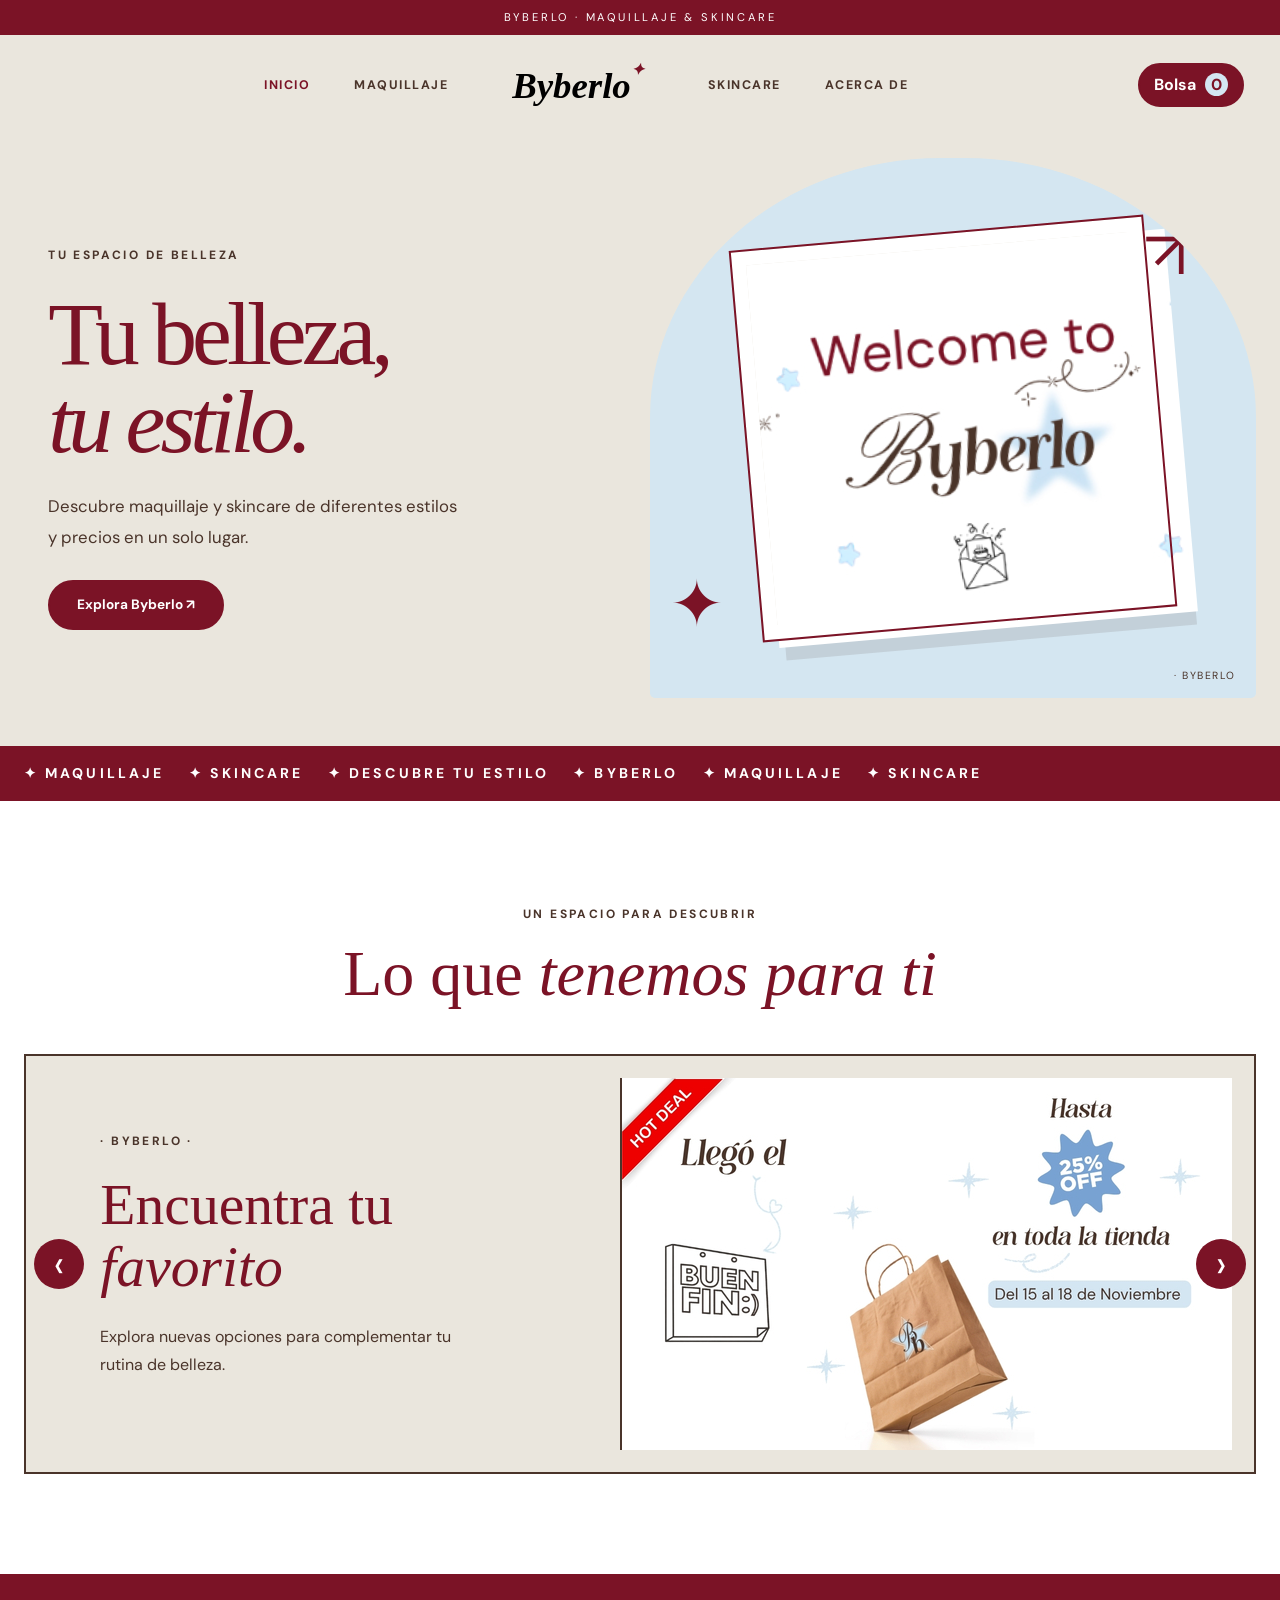
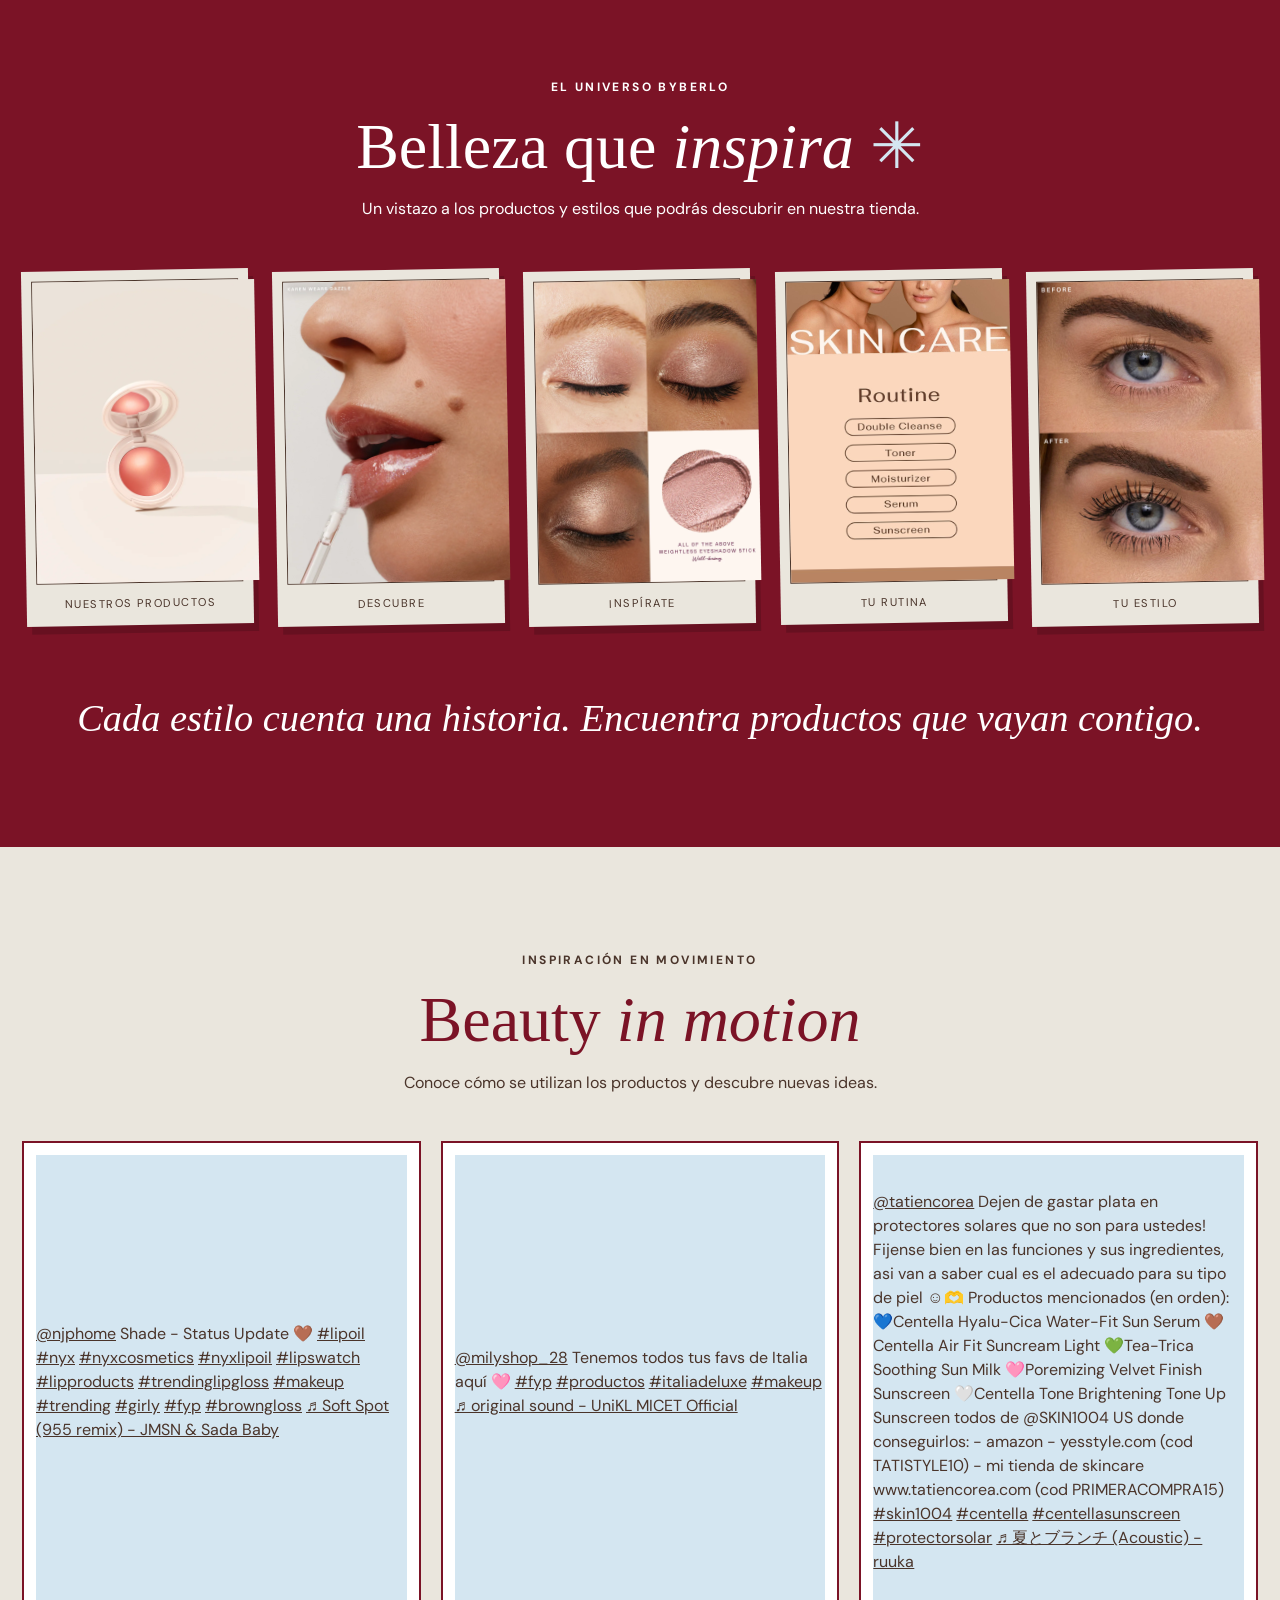
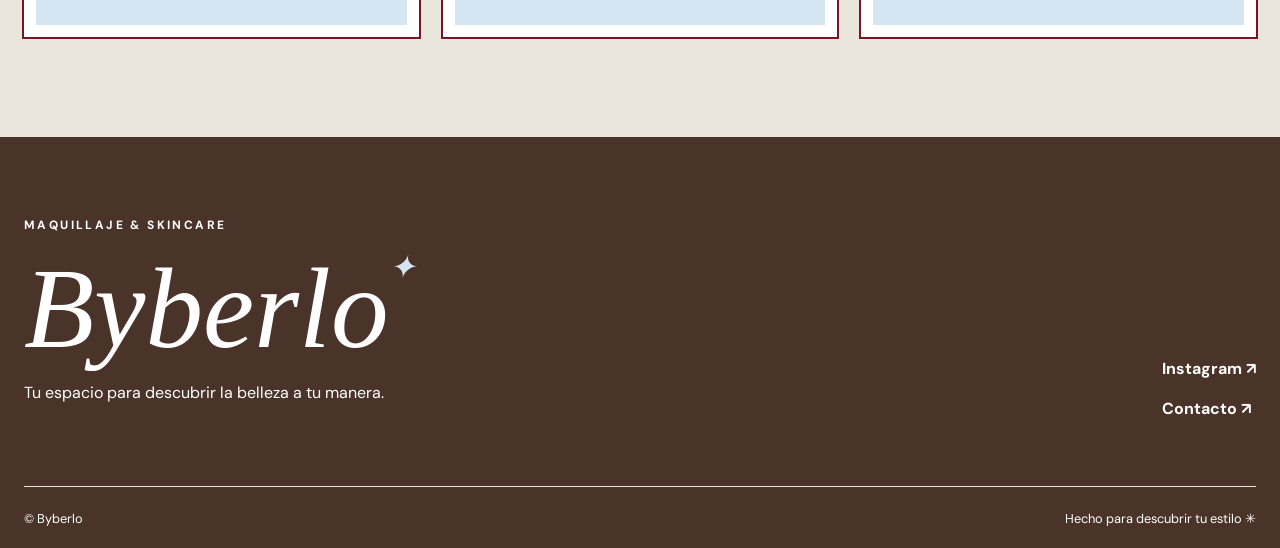
<file: index.html>
<!DOCTYPE html>

<html lang="es">
<head>
<meta charset="utf-8"/>
<meta content="width=device-width, initial-scale=1" name="viewport"/>
<meta content="Byberlo: descubre maquillaje y skincare para tu estilo." name="description"/>
<title>Byberlo | Maquillaje y skincare</title>
<link href="https://cdn.jsdelivr.net/npm/bootstrap@5.3.3/dist/css/bootstrap.min.css" rel="stylesheet"/>
<link href="https://fonts.googleapis.com/css2?family=DM+Sans:wght@400;500;600;700&amp;display=swap" rel="stylesheet"/>
<link href="css/styles.css" rel="stylesheet"/>
</head>
<body>
<header class="site-header">
<div class="announcement text-center">BYBERLO · MAQUILLAJE &amp; SKINCARE</div>
<nav aria-label="Navegación principal" class="navbar navbar-expand-lg">
<div class="container-fluid page-shell">
<a class="navbar-brand brand-mobile d-lg-none" href="index.html">Byberlo</a>
<button aria-controls="menuPrincipal" aria-expanded="false" aria-label="Abrir menú" class="navbar-toggler" data-bs-target="#menuPrincipal" data-bs-toggle="collapse" type="button"><span class="navbar-toggler-icon"></span></button>
<div class="collapse navbar-collapse" id="menuPrincipal">
<ul class="navbar-nav nav-side nav-left">
<li class="nav-item"><a aria-current="page" class="nav-link active" href="index.html">Inicio</a></li>
<li class="nav-item"><a class="nav-link" href="maquillaje.html">Maquillaje</a></li>
</ul>
<a aria-label="Byberlo, inicio" class="navbar-brand brand-desktop d-none d-lg-block" href="index.html">Byberlo<span class="brand-star">✦</span></a>
<ul class="navbar-nav nav-side nav-right">
<li class="nav-item"><a class="nav-link" href="skincare.html">Skincare</a></li>
<li class="nav-item"><a class="nav-link" href="acerca-de.html">Acerca de</a></li>
</ul>
<button aria-controls="carritoPanel" aria-label="Abrir carrito de compras" class="cart-launch" data-bs-target="#carritoPanel" data-bs-toggle="offcanvas" type="button">Bolsa <span data-cart-count="">0</span></button>
</div>
</div>
</nav>
</header>
<main>
<section aria-labelledby="hero-title" class="hero page-shell">
<div class="hero-copy">
<span class="eyebrow">TU ESPACIO DE BELLEZA</span>
<h1 id="hero-title">Tu belleza,<br/><em>tu estilo.</em></h1>
<p>Descubre maquillaje y skincare de diferentes estilos y precios en un solo lugar.</p>
<a class="btn btn-brand" href="#novedades">Explora Byberlo <span aria-hidden="true">↗</span></a>
</div>
<div aria-label="Espacio reservado para la fotografía principal de Byberlo" class="hero-art">
<div class="hero-frame"><span><img src="img/BIENVENIDA welcome.jpg" alt="" width="420px"></span></div>
<span aria-hidden="true" class="art-star star-one">✳</span>
<span aria-hidden="true" class="art-star star-two">✦</span>
<span class="art-caption"> · BYBERLO</span>
</div>
</section>
<div aria-hidden="true" class="ticker"><div class="page-shell">✦ MAQUILLAJE    ✦ SKINCARE    ✦ DESCUBRE TU ESTILO    ✦ BYBERLO    ✦ MAQUILLAJE    ✦ SKINCARE</div></div>
<section aria-labelledby="promos-title" class="promotions section-pad">
<div class="page-shell">
<div class="section-heading"><span class="eyebrow">UN ESPACIO PARA DESCUBRIR</span><h2 id="promos-title">Lo que <em>tenemos para ti</em></h2></div>
<div class="carousel slide" data-bs-ride="false" id="carruselByberlo">
<div class="carousel-inner">
<div class="carousel-item active"><div class="promo-slide"><div class="promo-text"><span class="eyebrow">· BYBERLO ·</span><h3>Encuentra tu<br/><em>favorito</em></h3><p>Explora nuevas opciones para complementar tu rutina de belleza.</p></div><div class="promo-visual"><span><img src="img/Banner-1-buenfin.jpg" alt=""></span></div></div></div>
<div class="carousel-item"><div class="promo-slide"><div class="promo-text"><span class="eyebrow">· BYBERLO ·</span><h3>Makeup para<br/><em>expresarte</em></h3><p>Conoce las opciones de maquillaje de nuestra tienda.</p></div><div class="promo-visual"><span><img src="img/Banner-2-descuento.jpg" alt=""></span></div></div></div>
<div class="carousel-item"><div class="promo-slide"><div class="promo-text"><span class="eyebrow">· BYBERLO ·</span><h3>Un momento<br/><em>para tu piel</em></h3><p>Descubre productos de skincare en nuestro catálogo.</p></div><div class="promo-visual"><span><img src="img/Banner-3-rutina.jpg" alt=""></span></div></div></div>
</div>
<button class="carousel-control-prev" data-bs-slide="prev" data-bs-target="#carruselByberlo" type="button"><span aria-hidden="true">‹</span><span class="visually-hidden">Anterior</span></button>
<button class="carousel-control-next" data-bs-slide="next" data-bs-target="#carruselByberlo" type="button"><span aria-hidden="true">›</span><span class="visually-hidden">Siguiente</span></button>
</div>
</div>
</section>
<section aria-labelledby="new-title" class="new-section section-pad" id="novedades">
<div class="page-shell">
<div class="section-heading section-heading-light"><span class="eyebrow">EL UNIVERSO BYBERLO</span><h2 id="new-title">Belleza que <em>inspira</em> <span aria-hidden="true">✳</span></h2><p>Un vistazo a los productos y estilos que podrás descubrir en nuestra tienda.</p></div>
<div class="row row-cols-2 row-cols-md-3 row-cols-lg-5 g-3 g-lg-4">
<div class="col"><div class="editorial-tile"><div class="image-slot"><img src="img/productos/Blush-RareBeauty-Joy.webp" alt="" width="222px"></div><span> Nuestros Productos </span></div></div>
<div class="col"><div class="editorial-tile"><div class="image-slot"><img src="img/descubre inicio.webp" alt="" width="222px"></div><span> Descubre </span></div></div>
<div class="col"><div class="editorial-tile"><div class="image-slot"><img src="img/Inspirate inicio.webp" alt="" width="222px"></div><span>Inspírate</span></div></div>
<div class="col"><div class="editorial-tile"><div class="image-slot"><img src="img/skincare inicio.jpg" alt="" width="223px"></div><span>Tu rutina</span></div></div>
<div class="col"><div class="editorial-tile"><div class="image-slot"><img src="img/tu estilo inicio.webp" alt="" width="222px"></div><span>Tu estilo</span></div></div>
</div>
<p class="section-note">Cada estilo cuenta una historia. Encuentra productos que vayan contigo.</p>
</div>
</section>
<section aria-labelledby="videos-title" class="videos-section section-pad">
<div class="page-shell">
<div class="section-heading"><span class="eyebrow">INSPIRACIÓN EN MOVIMIENTO</span><h2 id="videos-title">Beauty <em>in motion</em></h2><p>Conoce cómo se utilizan los productos y descubre nuevas ideas.</p></div>
<div class="row g-4">
<div class="col-md-4"><div class="video-slot"></span><blockquote class="tiktok-embed" cite="https://www.tiktok.com/@njphome/video/7484336525736463638" data-video-id="7484336525736463638" style="max-width: 605px;min-width: 325px;" > <section> <a target="_blank" title="@njphome" href="https://www.tiktok.com/@njphome?refer=embed">@njphome</a> Shade - Status Update 🤎 <a title="lipoil" target="_blank" href="https://www.tiktok.com/tag/lipoil?refer=embed">#lipoil</a> <a title="nyx" target="_blank" href="https://www.tiktok.com/tag/nyx?refer=embed">#nyx</a> <a title="nyxcosmetics" target="_blank" href="https://www.tiktok.com/tag/nyxcosmetics?refer=embed">#nyxcosmetics</a> <a title="nyxlipoil" target="_blank" href="https://www.tiktok.com/tag/nyxlipoil?refer=embed">#nyxlipoil</a> <a title="lipswatch" target="_blank" href="https://www.tiktok.com/tag/lipswatch?refer=embed">#lipswatch</a> <a title="lipproducts" target="_blank" href="https://www.tiktok.com/tag/lipproducts?refer=embed">#lipproducts</a> <a title="trendinglipgloss" target="_blank" href="https://www.tiktok.com/tag/trendinglipgloss?refer=embed">#trendinglipgloss</a> <a title="makeup" target="_blank" href="https://www.tiktok.com/tag/makeup?refer=embed">#makeup</a> <a title="trending" target="_blank" href="https://www.tiktok.com/tag/trending?refer=embed">#trending</a> <a title="girly" target="_blank" href="https://www.tiktok.com/tag/girly?refer=embed">#girly</a> <a title="fyp" target="_blank" href="https://www.tiktok.com/tag/fyp?refer=embed">#fyp</a> <a title="browngloss" target="_blank" href="https://www.tiktok.com/tag/browngloss?refer=embed">#browngloss</a> <a target="_blank" title="♬ Soft Spot (955 remix) - JMSN &#38; Sada Baby" href="https://www.tiktok.com/music/Soft-Spot-955-remix-7442903662873856016?refer=embed">♬ Soft Spot (955 remix) - JMSN &#38; Sada Baby</a> </section> </blockquote> <script async src="https://www.tiktok.com/embed.js"></script></div></div>
<div class="col-md-4"><div class="video-slot"></span><blockquote class="tiktok-embed" cite="https://www.tiktok.com/@milyshop_28/video/7688904385488899348" data-video-id="7688904385488899348" style="max-width: 605px;min-width: 325px;" > <section> <a target="_blank" title="@milyshop_28" href="https://www.tiktok.com/@milyshop_28?refer=embed">@milyshop_28</a> Tenemos todos tus favs de Italia aquí 🩷 <a title="fyp" target="_blank" href="https://www.tiktok.com/tag/fyp?refer=embed">#fyp</a> <a title="productos" target="_blank" href="https://www.tiktok.com/tag/productos?refer=embed">#productos</a> <a title="italiadeluxe" target="_blank" href="https://www.tiktok.com/tag/italiadeluxe?refer=embed">#italiadeluxe</a> <a title="makeup" target="_blank" href="https://www.tiktok.com/tag/makeup?refer=embed">#makeup</a> <a target="_blank" title="♬ original sound  - UniKL MICET Official" href="https://www.tiktok.com/music/original-sound-UniKL-MICET-Official-7667555637961820948?refer=embed">♬ original sound  - UniKL MICET Official</a> </section> </blockquote> <script async src="https://www.tiktok.com/embed.js"></script></div></div>
<div class="col-md-4"><div class="video-slot"></span><blockquote class="tiktok-embed" cite="https://www.tiktok.com/@tatiencorea/video/7637495706105777426" data-video-id="7637495706105777426" style="max-width: 605px;min-width: 325px;" > <section> <a target="_blank" title="@tatiencorea" href="https://www.tiktok.com/@tatiencorea?refer=embed">@tatiencorea</a> Dejen de gastar plata en protectores solares que no son para ustedes! Fijense bien en las funciones y sus ingredientes, asi van a saber cual es el adecuado para su tipo de piel ☺️🫶 Productos mencionados (en orden): 💙Centella Hyalu-Cica Water-Fit Sun Serum 🤎Centella Air Fit Suncream Light 💚Tea-Trica Soothing Sun Milk 🩷Poremizing Velvet Finish Sunscreen 🤍Centella Tone Brightening Tone Up Sunscreen todos de @SKIN1004 US  donde conseguirlos: - amazon - yesstyle.com (cod TATISTYLE10) - mi tienda de skincare www.tatiencorea.com (cod PRIMERACOMPRA15) <a title="skin1004" target="_blank" href="https://www.tiktok.com/tag/skin1004?refer=embed">#skin1004</a> <a title="centella" target="_blank" href="https://www.tiktok.com/tag/centella?refer=embed">#centella</a> <a title="centellasunscreen" target="_blank" href="https://www.tiktok.com/tag/centellasunscreen?refer=embed">#centellasunscreen</a> <a title="protectorsolar" target="_blank" href="https://www.tiktok.com/tag/protectorsolar?refer=embed">#protectorsolar</a> <a target="_blank" title="♬ 夏とブランチ (Acoustic) - ruuka" href="https://www.tiktok.com/music/夏とブランチ-Acoustic-7398417325009766416?refer=embed">♬ 夏とブランチ (Acoustic) - ruuka</a></section> </blockquote> <script async src="https://www.tiktok.com/embed.js"></script></div></div>
</div>
</div>
</section>
</main>
<footer class="site-footer">
<div class="page-shell">
<div class="footer-top"><div><span class="eyebrow">MAQUILLAJE &amp; SKINCARE</span><h2>Byberlo<span aria-hidden="true">✦</span></h2><p>Tu espacio para descubrir la belleza a tu manera.</p></div><div class="footer-links"><a href="https://www.instagram.com/byberlo/" rel="noopener noreferrer" target="_blank">Instagram ↗</a><a href="mailto:byberlo@gmail.com">Contacto ↗</a></div></div>
<div class="footer-bottom"><span>© Byberlo</span><span>Hecho para descubrir tu estilo ✳</span></div>
</div>
</footer>
<script src="https://cdn.jsdelivr.net/npm/bootstrap@5.3.3/dist/js/bootstrap.bundle.min.js"></script>
<script defer="" src="js/productos.js"></script><script defer="" src="js/script.js"></script>
<aside aria-labelledby="carritoTitulo" class="offcanvas offcanvas-end cart-panel" id="carritoPanel" tabindex="-1"><div class="offcanvas-header"><h2 class="offcanvas-title" id="carritoTitulo">Tu bolsa ✦</h2><button aria-label="Cerrar carrito" class="btn-close" data-bs-dismiss="offcanvas" type="button"></button></div><div class="offcanvas-body"><div aria-live="polite" id="cart-items"></div><div class="cart-summary"><p>Subtotal: <strong id="cart-subtotal">$0.00 MXN</strong></p><p class="small">Envío y disponibilidad se confirman por WhatsApp. No es un pago automático.</p><button class="btn-brand w-100" disabled="" id="cart-checkout" type="button">Solicitar pedido por WhatsApp</button><button class="cart-clear" disabled="" id="cart-clear" type="button">Vaciar bolsa</button></div></div></aside></body>
</html>
</file>
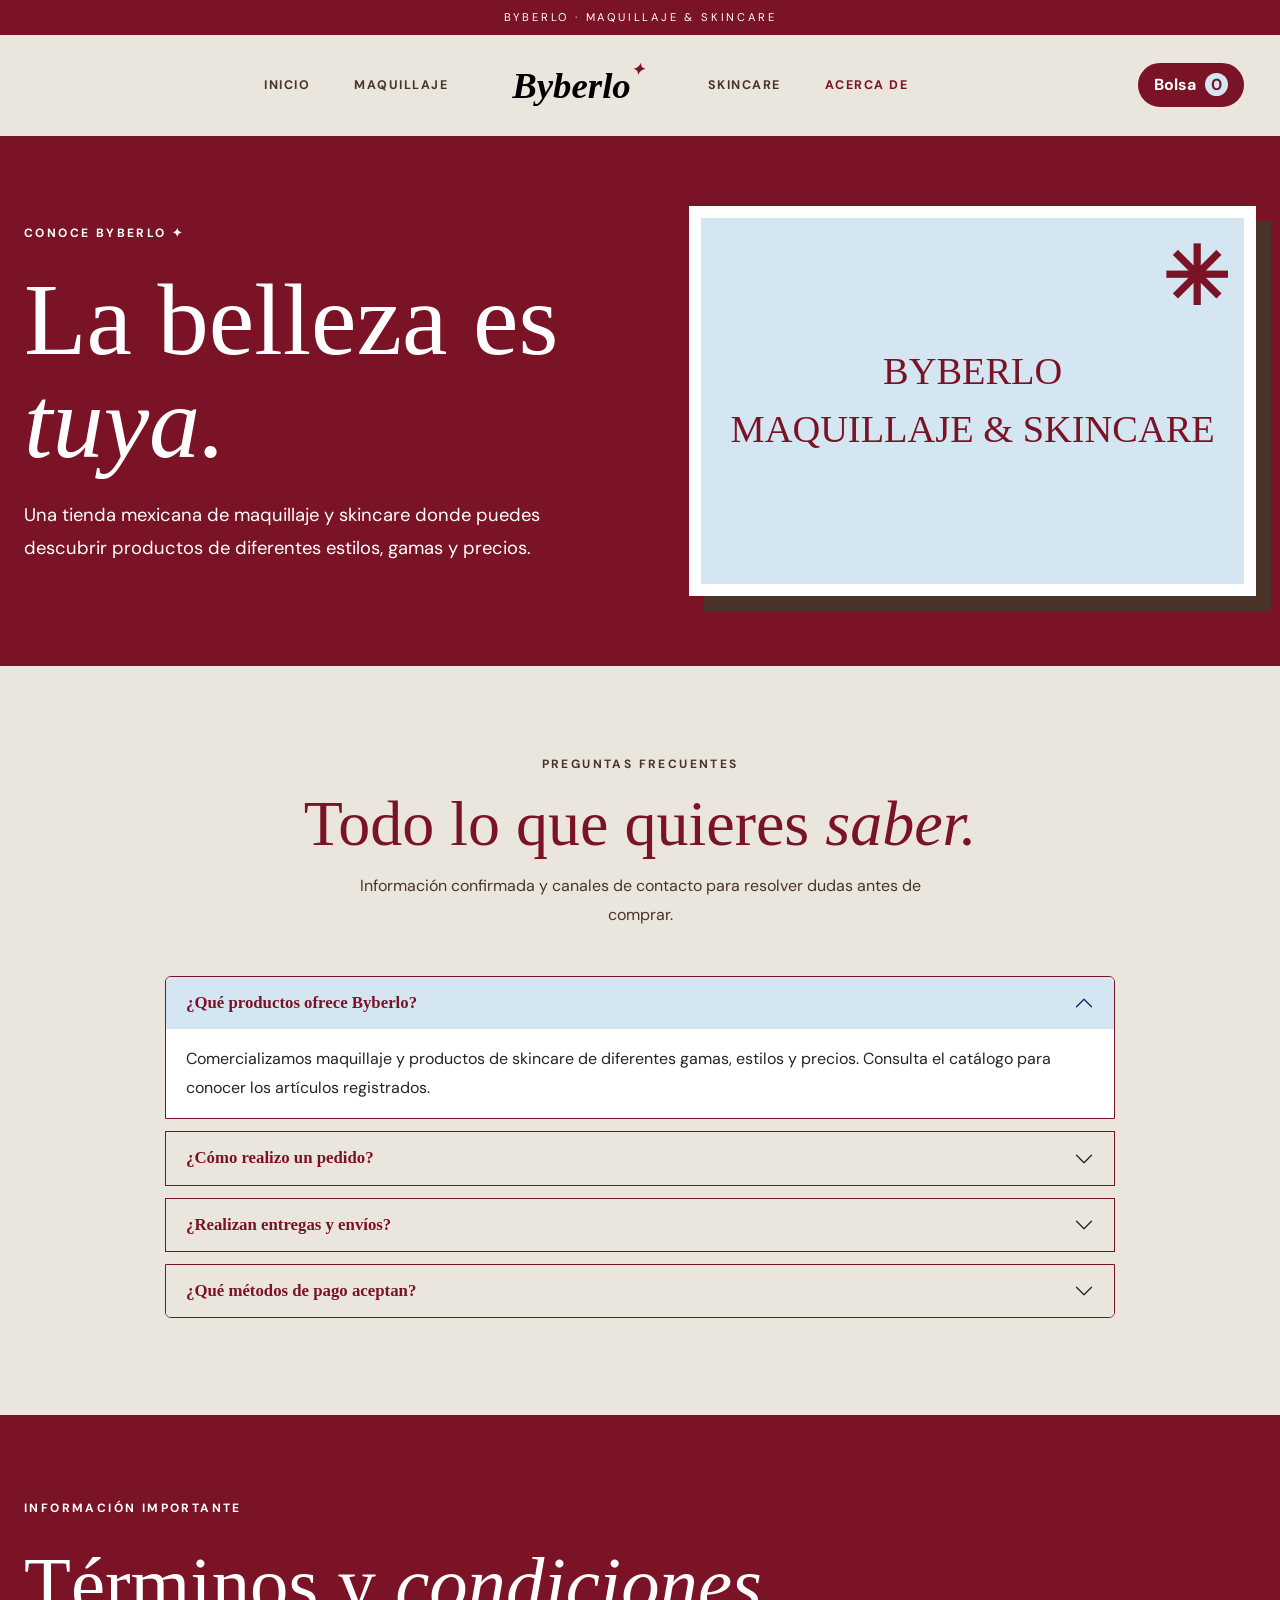
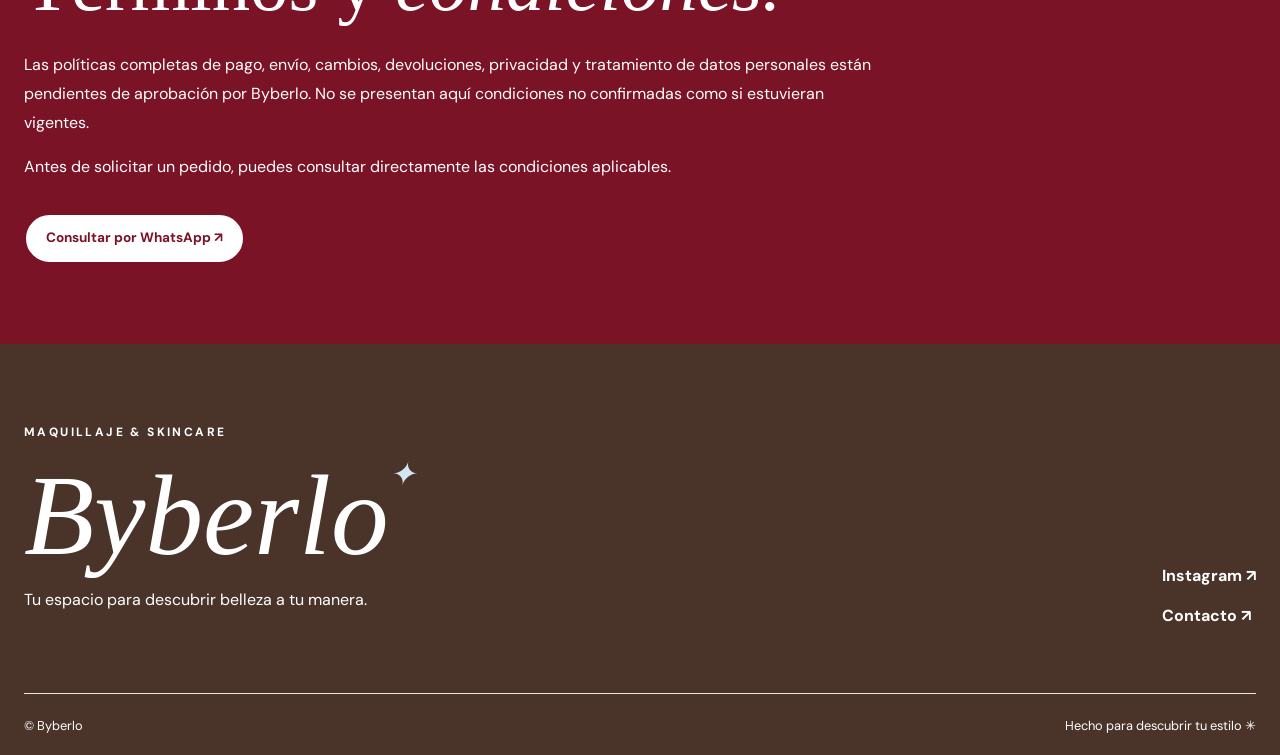
<file: acerca-de.html>
<!DOCTYPE html>

<html lang="es"><head><meta charset="utf-8"/><meta content="width=device-width, initial-scale=1" name="viewport"/><meta content="Conoce Byberlo, nuestras preguntas frecuentes y la información para comprar." name="description"/><title>Byberlo | Acerca de</title><link href="https://cdn.jsdelivr.net/npm/bootstrap@5.3.3/dist/css/bootstrap.min.css" rel="stylesheet"/><link href="https://fonts.googleapis.com/css2?family=DM+Sans:wght@400;500;600;700&amp;display=swap" rel="stylesheet"/><link href="css/styles.css" rel="stylesheet"/></head><body><header class="site-header"><div class="announcement text-center">BYBERLO · MAQUILLAJE &amp; SKINCARE</div><nav aria-label="Navegación principal" class="navbar navbar-expand-lg"><div class="container-fluid page-shell"><a class="navbar-brand brand-mobile d-lg-none" href="index.html">Byberlo</a><button aria-controls="menuPrincipal" aria-expanded="false" aria-label="Abrir menú" class="navbar-toggler" data-bs-target="#menuPrincipal" data-bs-toggle="collapse" type="button"><span class="navbar-toggler-icon"></span></button><div class="collapse navbar-collapse" id="menuPrincipal"><ul class="navbar-nav nav-side nav-left"><li class="nav-item"><a class="nav-link" href="index.html">Inicio</a></li><li class="nav-item"><a class="nav-link" href="maquillaje.html">Maquillaje</a></li></ul><a aria-label="Byberlo, inicio" class="navbar-brand brand-desktop d-none d-lg-block" href="index.html">Byberlo<span class="brand-star">✦</span></a><ul class="navbar-nav nav-side nav-right"><li class="nav-item"><a class="nav-link" href="skincare.html">Skincare</a></li><li class="nav-item"><a aria-current="page" class="nav-link active" href="acerca-de.html">Acerca de</a></li></ul><button aria-controls="carritoPanel" aria-label="Abrir carrito de compras" class="cart-launch" data-bs-target="#carritoPanel" data-bs-toggle="offcanvas" type="button">Bolsa <span data-cart-count="">0</span></button></div></div></nav></header><main><section class="about-hero"><div class="page-shell about-hero__grid"><div><span class="eyebrow">CONOCE BYBERLO ✦</span><h1>La belleza es <em>tuya.</em></h1><p>Una tienda mexicana de maquillaje y skincare donde puedes descubrir productos de diferentes estilos, gamas y precios.</p></div><div aria-label="Espacio reservado para fotografía oficial de Byberlo" class="about-art"><span>BYBERLO<br/>MAQUILLAJE &amp; SKINCARE</span><b aria-hidden="true">✳</b></div></div></section><section class="page-shell about-content"><div class="section-heading"><span class="eyebrow">PREGUNTAS FRECUENTES</span><h2>Todo lo que quieres <em>saber.</em></h2><p>Información confirmada y canales de contacto para resolver dudas antes de comprar.</p></div><div class="accordion about-accordion" id="faqByberlo"><div class="accordion-item"><h3 class="accordion-header"><button aria-controls="faq1" aria-expanded="true" class="accordion-button" data-bs-target="#faq1" data-bs-toggle="collapse" type="button">¿Qué productos ofrece Byberlo?</button></h3><div class="accordion-collapse collapse show" data-bs-parent="#faqByberlo" id="faq1"><div class="accordion-body">Comercializamos maquillaje y productos de skincare de diferentes gamas, estilos y precios. Consulta el catálogo para conocer los artículos registrados.</div></div></div><div class="accordion-item"><h3 class="accordion-header"><button aria-controls="faq2" aria-expanded="false" class="accordion-button collapsed" data-bs-target="#faq2" data-bs-toggle="collapse" type="button">¿Cómo realizo un pedido?</button></h3><div class="accordion-collapse collapse" data-bs-parent="#faqByberlo" id="faq2"><div class="accordion-body">Agrega productos disponibles a la bolsa y selecciona «Solicitar pedido por WhatsApp». Confirmaremos la disponibilidad y los detalles del pedido antes de cualquier pago.</div></div></div><div class="accordion-item"><h3 class="accordion-header"><button aria-controls="faq3" aria-expanded="false" class="accordion-button collapsed" data-bs-target="#faq3" data-bs-toggle="collapse" type="button">¿Realizan entregas y envíos?</button></h3><div class="accordion-collapse collapse" data-bs-parent="#faqByberlo" id="faq3"><div class="accordion-body">Byberlo contempla entregas personales y envíos por paquetería. Las zonas, costos y tiempos se confirman directamente antes de concretar cada pedido.</div></div></div><div class="accordion-item"><h3 class="accordion-header"><button aria-controls="faq4" aria-expanded="false" class="accordion-button collapsed" data-bs-target="#faq4" data-bs-toggle="collapse" type="button">¿Qué métodos de pago aceptan?</button></h3><div class="accordion-collapse collapse" data-bs-parent="#faqByberlo" id="faq4"><div class="accordion-body">Los métodos de pago y sus condiciones están pendientes de confirmación. Escríbenos por WhatsApp para consultar las opciones vigentes. Este sitio no procesa pagos.</div></div></div></div></section><section class="about-terms"><div class="page-shell"><span class="eyebrow">INFORMACIÓN IMPORTANTE</span><h2>Términos y <em>condiciones.</em></h2><p>Las políticas completas de pago, envío, cambios, devoluciones, privacidad y tratamiento de datos personales están pendientes de aprobación por Byberlo. No se presentan aquí condiciones no confirmadas como si estuvieran vigentes.</p><p>Antes de solicitar un pedido, puedes consultar directamente las condiciones aplicables.</p><a class="btn-brand about-contact" href="https://wa.me/525562288432?text=Hola%2C%20quiero%20consultar%20las%20condiciones%20de%20compra%20de%20Byberlo." rel="noopener noreferrer" target="_blank">Consultar por WhatsApp ↗</a></div></section></main><footer class="site-footer"><div class="page-shell"><div class="footer-top"><div><span class="eyebrow">MAQUILLAJE &amp; SKINCARE</span><h2>Byberlo<span aria-hidden="true">✦</span></h2><p>Tu espacio para descubrir belleza a tu manera.</p></div><div class="footer-links"><a href="https://www.instagram.com/byberlo/" rel="noopener noreferrer" target="_blank">Instagram ↗</a><a href="mailto:byberlo@gmail.com">Contacto ↗</a></div></div><div class="footer-bottom"><span>© Byberlo</span><span>Hecho para descubrir tu estilo ✳</span></div></div></footer><script src="https://cdn.jsdelivr.net/npm/bootstrap@5.3.3/dist/js/bootstrap.bundle.min.js"></script><script defer="" src="js/productos.js"></script><script defer="" src="js/script.js"></script><aside aria-labelledby="carritoTitulo" class="offcanvas offcanvas-end cart-panel" id="carritoPanel" tabindex="-1"><div class="offcanvas-header"><h2 class="offcanvas-title" id="carritoTitulo">Tu bolsa ✦</h2><button aria-label="Cerrar carrito" class="btn-close" data-bs-dismiss="offcanvas" type="button"></button></div><div class="offcanvas-body"><div aria-live="polite" id="cart-items"></div><div class="cart-summary"><p>Subtotal: <strong id="cart-subtotal">$0.00 MXN</strong></p><p class="small">Envío y disponibilidad se confirman por WhatsApp. No es un pago automático.</p><button class="btn-brand w-100" disabled="" id="cart-checkout" type="button">Solicitar pedido por WhatsApp</button><button class="cart-clear" disabled="" id="cart-clear" type="button">Vaciar bolsa</button></div></div></aside></body></html>
</file>
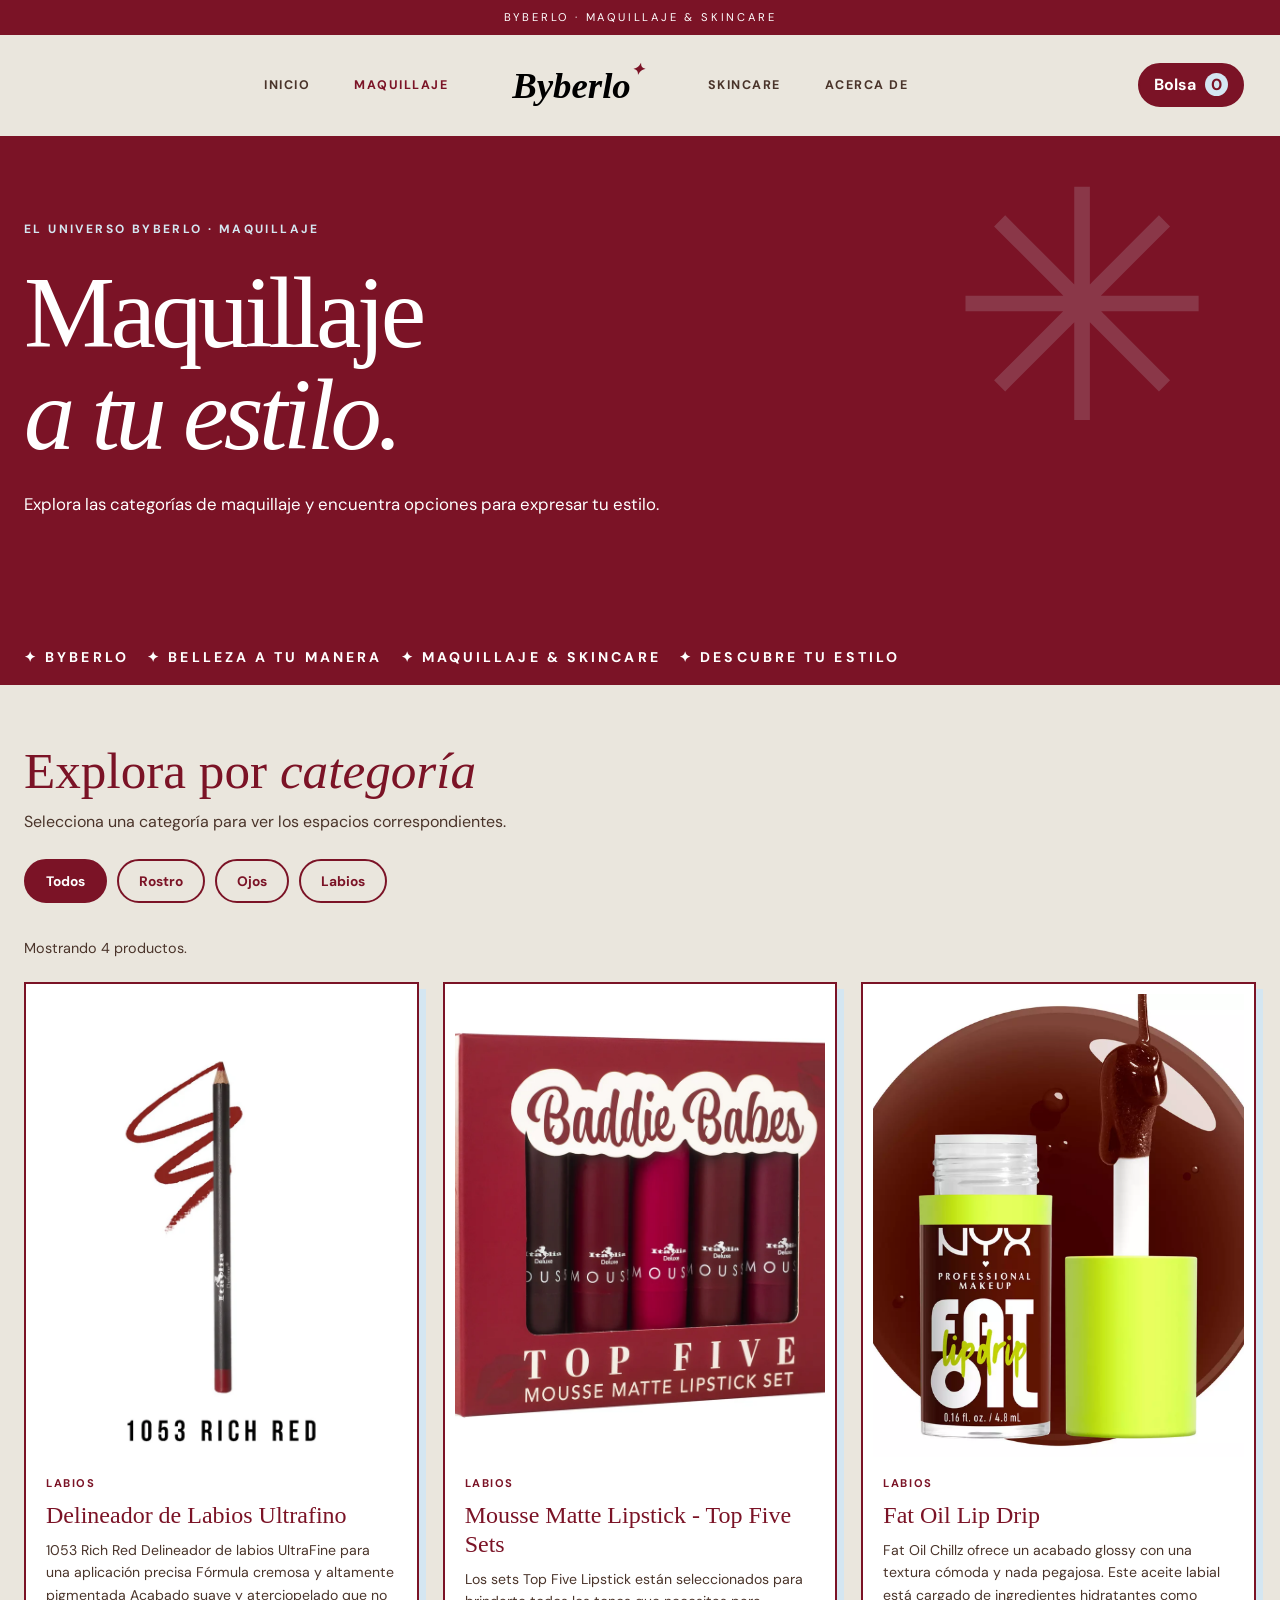
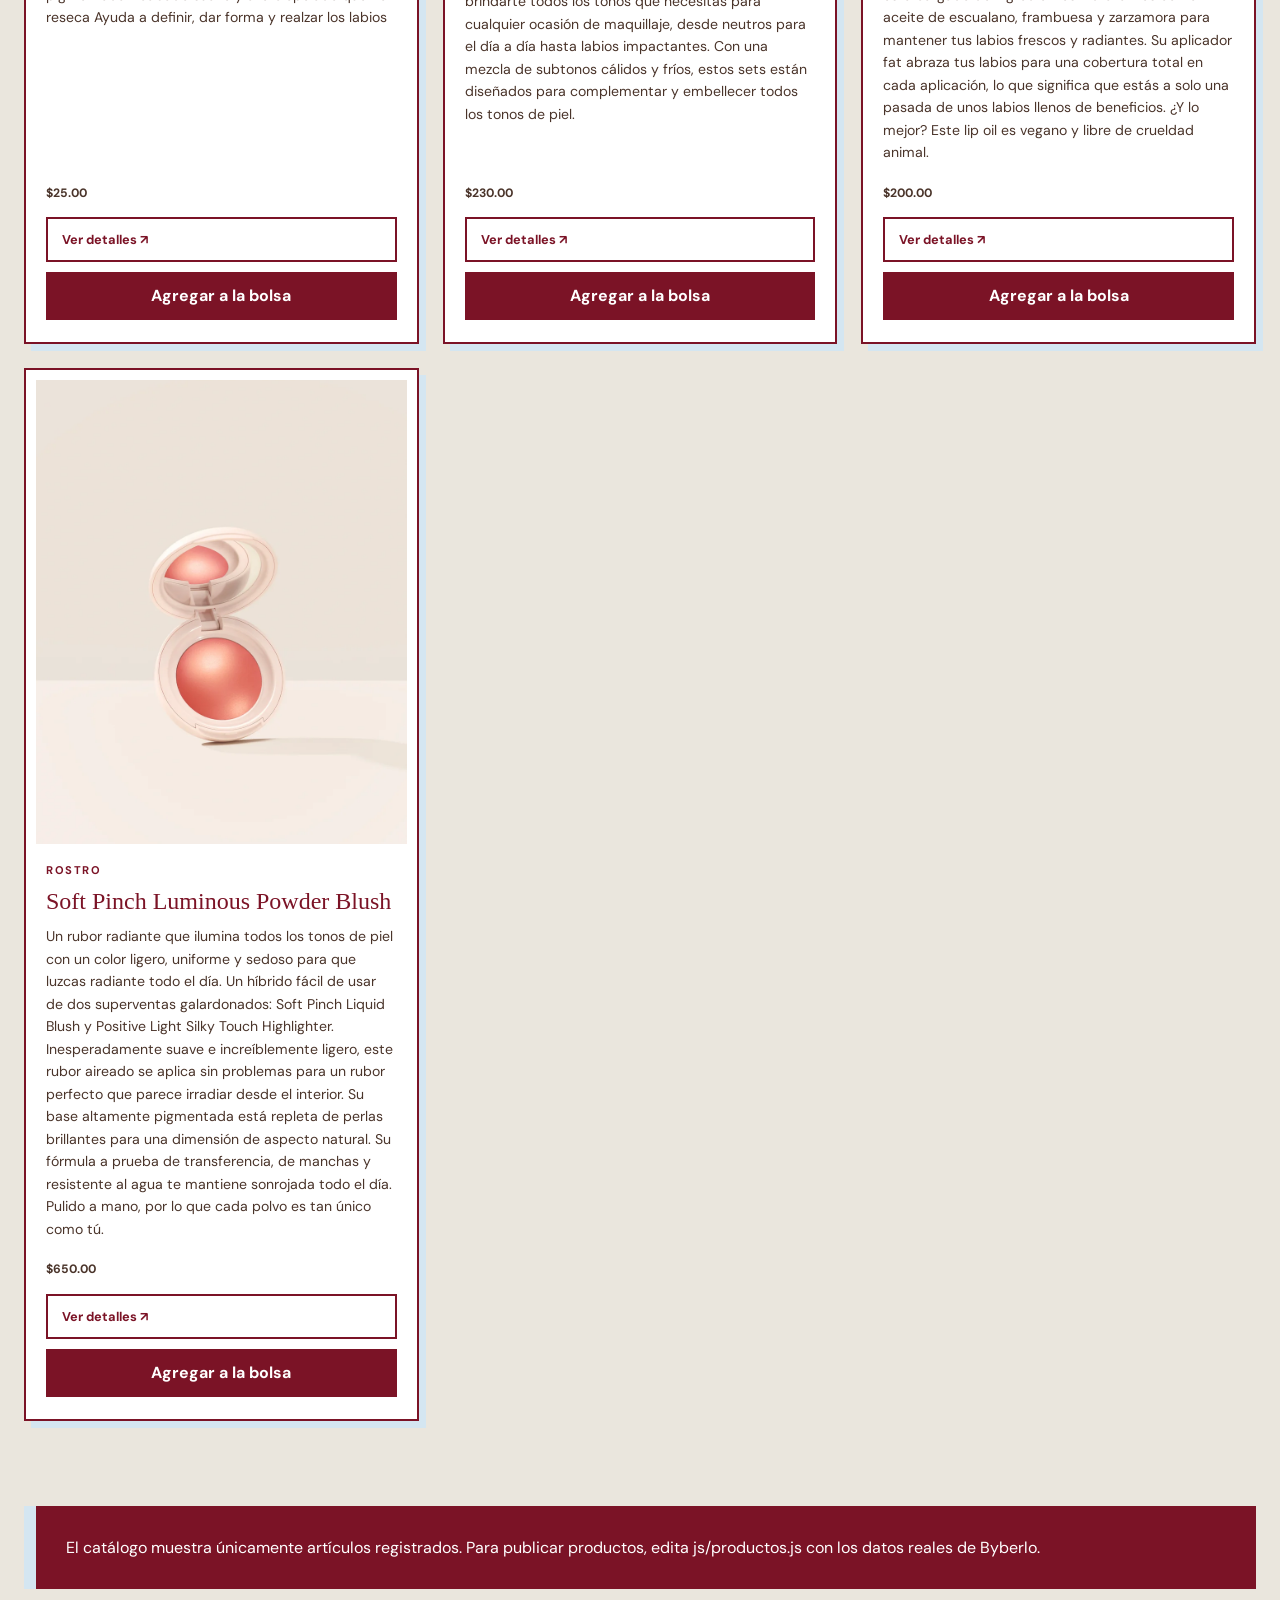
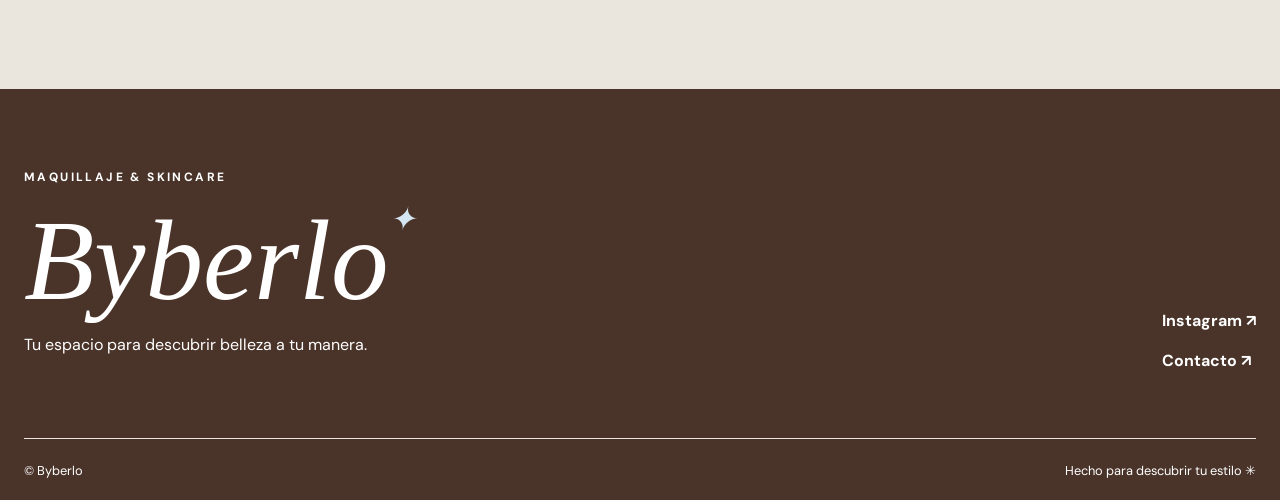
<file: maquillaje.html>
<!DOCTYPE html>

<html lang="es"><head><meta charset="utf-8"/><meta content="width=device-width, initial-scale=1" name="viewport"/><meta content="Explora el catálogo de maquillaje de Byberlo." name="description"/><title>Byberlo | Maquillaje</title><link href="https://cdn.jsdelivr.net/npm/bootstrap@5.3.3/dist/css/bootstrap.min.css" rel="stylesheet"/><link href="https://fonts.googleapis.com/css2?family=DM+Sans:wght@400;500;600;700&amp;display=swap" rel="stylesheet"/><link href="css/styles.css" rel="stylesheet"/></head><body><header class="site-header"><div class="announcement text-center">BYBERLO · MAQUILLAJE &amp; SKINCARE</div><nav aria-label="Navegación principal" class="navbar navbar-expand-lg"><div class="container-fluid page-shell"><a class="navbar-brand brand-mobile d-lg-none" href="index.html">Byberlo</a><button aria-controls="menuPrincipal" aria-expanded="false" aria-label="Abrir menú" class="navbar-toggler" data-bs-target="#menuPrincipal" data-bs-toggle="collapse" type="button"><span class="navbar-toggler-icon"></span></button><div class="collapse navbar-collapse" id="menuPrincipal"><ul class="navbar-nav nav-side nav-left"><li class="nav-item"><a class="nav-link" href="index.html">Inicio</a></li><li class="nav-item"><a aria-current="page" class="nav-link active" href="maquillaje.html">Maquillaje</a></li></ul><a aria-label="Byberlo, inicio" class="navbar-brand brand-desktop d-none d-lg-block" href="index.html">Byberlo<span class="brand-star">✦</span></a><ul class="navbar-nav nav-side nav-right"><li class="nav-item"><a class="nav-link" href="skincare.html">Skincare</a></li><li class="nav-item"><a class="nav-link" href="acerca-de.html">Acerca de</a></li></ul><button aria-controls="carritoPanel" aria-label="Abrir carrito de compras" class="cart-launch" data-bs-target="#carritoPanel" data-bs-toggle="offcanvas" type="button">Bolsa <span data-cart-count="">0</span></button></div></div></nav></header><main><section aria-labelledby="catalog-title" class="catalog-hero"><div class="page-shell"><span class="eyebrow">EL UNIVERSO BYBERLO · MAQUILLAJE</span><h1 id="catalog-title">Maquillaje<br/><em>a tu estilo.</em></h1><p>Explora las categorías de maquillaje y encuentra opciones para expresar tu estilo.</p></div></section><div aria-hidden="true" class="ticker"><div class="page-shell">✦ BYBERLO   ✦ BELLEZA A TU MANERA   ✦ MAQUILLAJE &amp; SKINCARE   ✦ DESCUBRE TU ESTILO</div></div><section aria-labelledby="catalog-subtitle" class="page-shell catalog-intro" data-catalogo=""><h2 id="catalog-subtitle">Explora por <em>categoría</em></h2><p>Selecciona una categoría para ver los espacios correspondientes.</p><div aria-label="Filtrar por categoría" class="catalog-controls" role="group"><button aria-pressed="true" class="catalog-filter is-active" data-filtro="todos" type="button">Todos</button><button aria-pressed="false" class="catalog-filter" data-filtro="rostro" type="button">Rostro</button><button aria-pressed="false" class="catalog-filter" data-filtro="ojos" type="button">Ojos</button><button aria-pressed="false" class="catalog-filter" data-filtro="labios" type="button">Labios</button></div><p aria-live="polite" class="catalog-status" data-estado="" role="status">Cargando catálogo…</p><div class="row row-cols-1 row-cols-sm-2 row-cols-lg-3 g-4 catalog-grid" data-product-grid="maquillaje"></div><div class="catalog-note"><p>El catálogo muestra únicamente artículos registrados. Para publicar productos, edita js/productos.js con los datos reales de Byberlo.</p></div></section></main><footer class="site-footer"><div class="page-shell"><div class="footer-top"><div><span class="eyebrow">MAQUILLAJE &amp; SKINCARE</span><h2>Byberlo<span aria-hidden="true">✦</span></h2><p>Tu espacio para descubrir belleza a tu manera.</p></div><div class="footer-links"><a href="https://www.instagram.com/byberlo/" rel="noopener noreferrer" target="_blank">Instagram ↗</a><a href="mailto:byberlo@gmail.com">Contacto ↗</a></div></div><div class="footer-bottom"><span>© Byberlo</span><span>Hecho para descubrir tu estilo ✳</span></div></div></footer><script src="https://cdn.jsdelivr.net/npm/bootstrap@5.3.3/dist/js/bootstrap.bundle.min.js"></script><script defer="" src="js/productos.js"></script><script defer="" src="js/script.js"></script><aside aria-labelledby="carritoTitulo" class="offcanvas offcanvas-end cart-panel" id="carritoPanel" tabindex="-1"><div class="offcanvas-header"><h2 class="offcanvas-title" id="carritoTitulo">Tu bolsa ✦</h2><button aria-label="Cerrar carrito" class="btn-close" data-bs-dismiss="offcanvas" type="button"></button></div><div class="offcanvas-body"><div aria-live="polite" id="cart-items"></div><div class="cart-summary"><p>Subtotal: <strong id="cart-subtotal">$0.00 MXN</strong></p><p class="small">Envío y disponibilidad se confirman por WhatsApp. No es un pago automático.</p><button class="btn-brand w-100" disabled="" id="cart-checkout" type="button">Solicitar pedido por WhatsApp</button><button class="cart-clear" disabled="" id="cart-clear" type="button">Vaciar bolsa</button></div></div></aside></body></html>
</file>
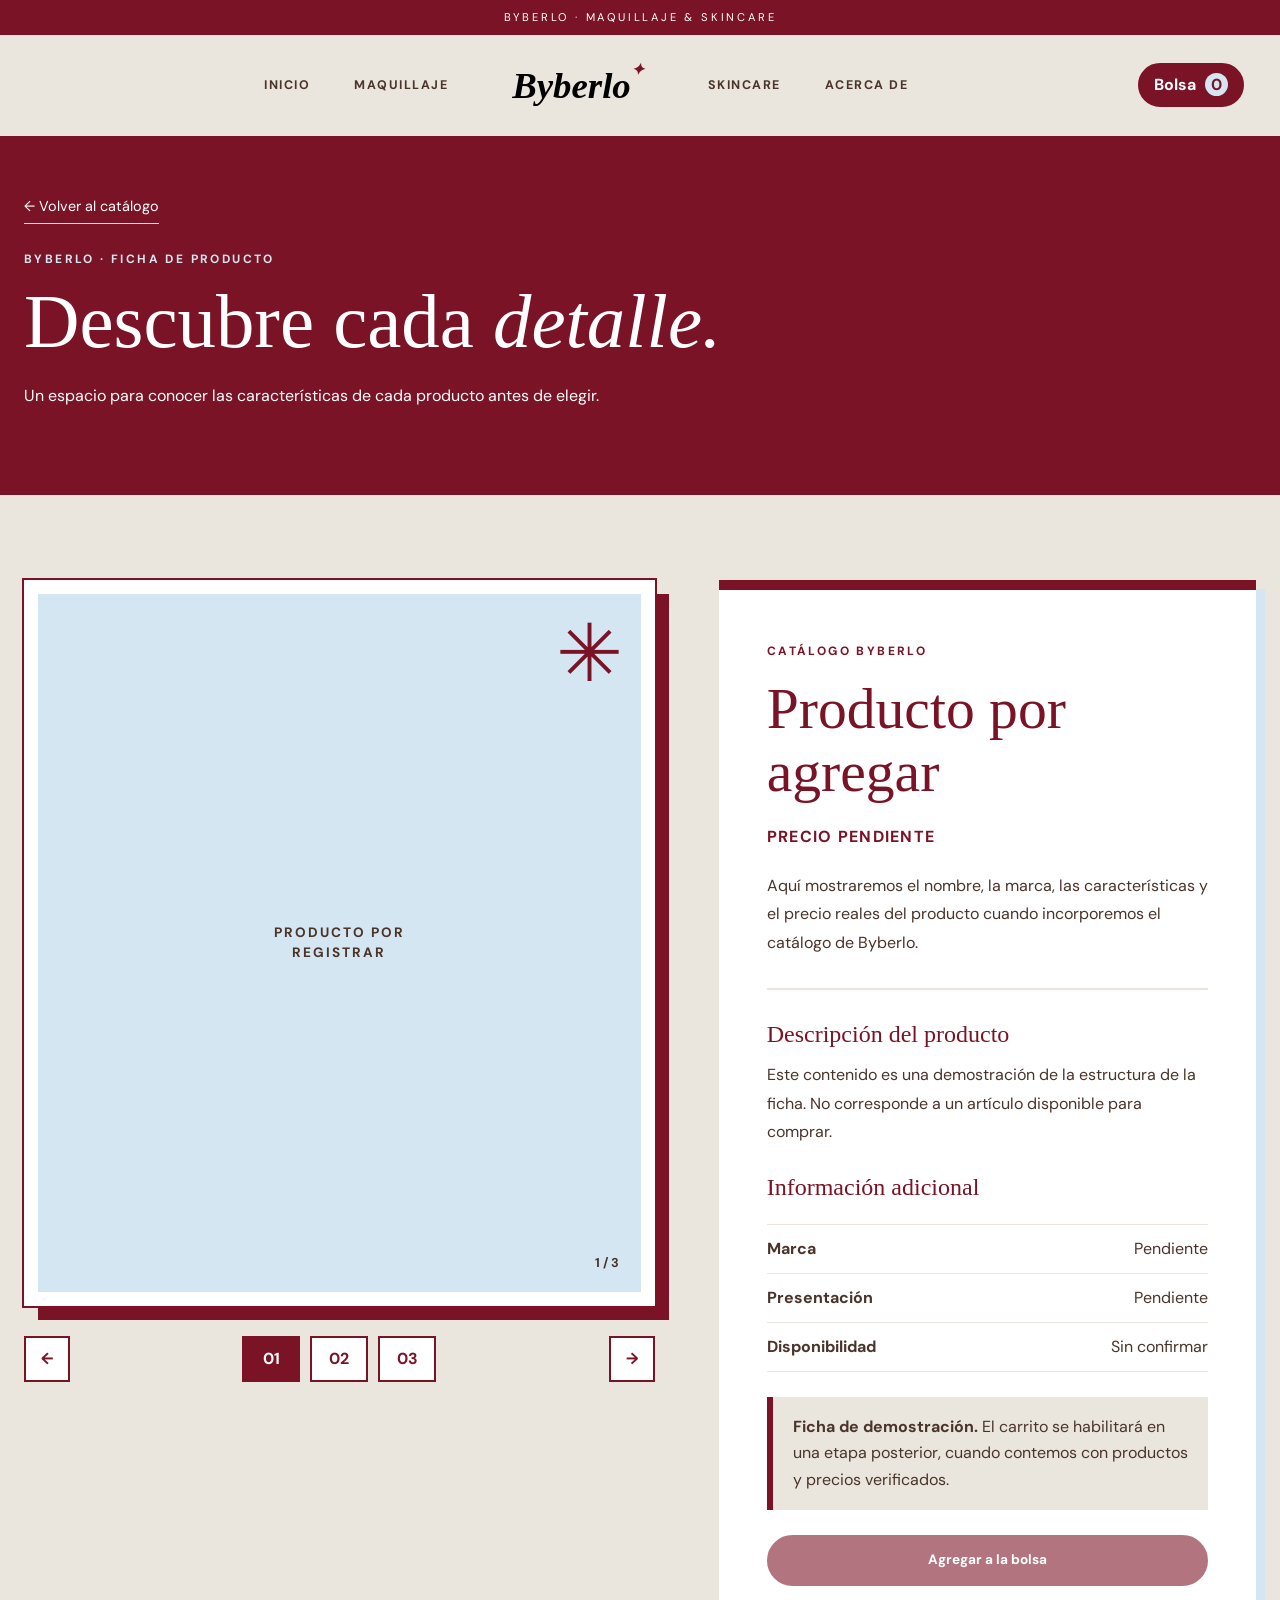
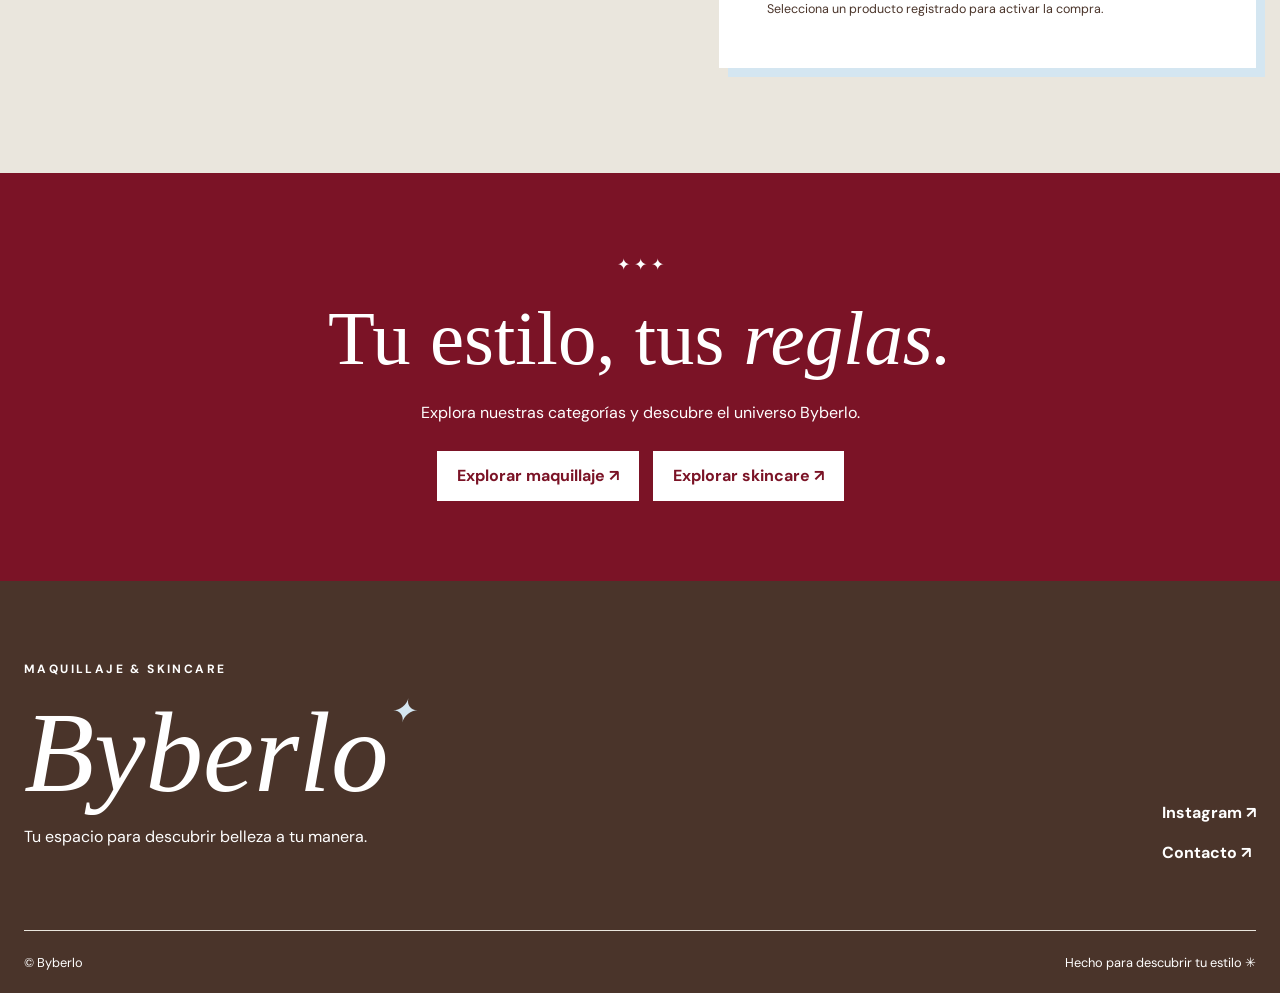
<file: producto.html>
<!DOCTYPE html>

<html lang="es"><head><meta charset="utf-8"/><meta content="width=device-width, initial-scale=1" name="viewport"/><meta content="Consulta la ficha de producto de Byberlo." name="description"/><title>Byberlo | Ficha de producto</title><link href="https://cdn.jsdelivr.net/npm/bootstrap@5.3.3/dist/css/bootstrap.min.css" rel="stylesheet"/><link href="https://fonts.googleapis.com/css2?family=DM+Sans:wght@400;500;600;700&amp;display=swap" rel="stylesheet"/><link href="css/styles.css" rel="stylesheet"/></head><body><header class="site-header"><div class="announcement text-center">BYBERLO · MAQUILLAJE &amp; SKINCARE</div><nav aria-label="Navegación principal" class="navbar navbar-expand-lg"><div class="container-fluid page-shell"><a class="navbar-brand brand-mobile d-lg-none" href="index.html">Byberlo</a><button aria-controls="menuPrincipal" aria-expanded="false" aria-label="Abrir menú" class="navbar-toggler" data-bs-target="#menuPrincipal" data-bs-toggle="collapse" type="button"><span class="navbar-toggler-icon"></span></button><div class="collapse navbar-collapse" id="menuPrincipal"><ul class="navbar-nav nav-side nav-left"><li class="nav-item"><a class="nav-link" href="index.html">Inicio</a></li><li class="nav-item"><a class="nav-link" href="maquillaje.html">Maquillaje</a></li></ul><a aria-label="Byberlo, inicio" class="navbar-brand brand-desktop d-none d-lg-block" href="index.html">Byberlo<span class="brand-star">✦</span></a><ul class="navbar-nav nav-side nav-right"><li class="nav-item"><a class="nav-link" href="skincare.html">Skincare</a></li><li class="nav-item"><a class="nav-link" href="acerca-de.html">Acerca de</a></li></ul><button aria-controls="carritoPanel" aria-label="Abrir carrito de compras" class="cart-launch" data-bs-target="#carritoPanel" data-bs-toggle="offcanvas" type="button">Bolsa <span data-cart-count="">0</span></button></div></div></nav></header><main>
<section aria-labelledby="product-title" class="product-heading"><div class="page-shell"><a class="product-back" href="maquillaje.html" id="product-back">← Volver al catálogo</a><span class="eyebrow">BYBERLO · FICHA DE PRODUCTO</span><h1 id="product-title">Descubre cada <em>detalle.</em></h1><p>Un espacio para conocer las características de cada producto antes de elegir.</p></div></section>
<section aria-label="Información del producto de demostración" class="page-shell product-layout">
<div class="product-gallery"><div aria-label="Imagen de producto pendiente" class="product-gallery__main" id="product-image" role="img"><span aria-hidden="true" class="gallery-sticker">✳</span><span class="gallery-label" id="gallery-label">FOTOGRAFÍA PENDIENTE</span><span class="gallery-count" id="gallery-count">01 / 03</span><img alt="" hidden="" id="product-photo"/></div><div class="product-gallery__actions"><button aria-label="Imagen anterior" class="gallery-button" id="gallery-prev" type="button">←</button><div aria-label="Seleccionar imagen" class="gallery-thumbs"><button aria-label="Mostrar imagen 1" aria-pressed="true" class="gallery-thumb is-active" data-image="0" type="button">01</button><button aria-label="Mostrar imagen 2" aria-pressed="false" class="gallery-thumb" data-image="1" type="button">02</button><button aria-label="Mostrar imagen 3" aria-pressed="false" class="gallery-thumb" data-image="2" type="button">03</button></div><button aria-label="Imagen siguiente" class="gallery-button" id="gallery-next" type="button">→</button></div></div>
<article class="product-details"><span class="eyebrow" id="product-category">CATÁLOGO BYBERLO</span><h2 id="product-name">Producto por agregar</h2><p class="product-price" id="product-price">PRECIO PENDIENTE</p><p class="product-description" id="product-description">Aquí mostraremos el nombre, la marca, las características y el precio reales del producto cuando incorporemos el catálogo de Byberlo.</p><div class="product-divider"></div><h3>Descripción del producto</h3><p id="product-long-description">Este contenido es una demostración de la estructura de la ficha. No corresponde a un artículo disponible para comprar.</p><h3>Información adicional</h3><dl class="product-facts"><div><dt>Marca</dt><dd id="product-brand">Pendiente</dd></div><div><dt>Presentación</dt><dd id="product-size">Pendiente</dd></div><div><dt>Disponibilidad</dt><dd id="product-stock">Sin confirmar</dd></div></dl><div class="product-notice" id="product-notice" role="note"><strong>Ficha de demostración.</strong> El carrito se habilitará en una etapa posterior, cuando contemos con productos y precios verificados.</div><button aria-describedby="product-add-help" class="btn-brand product-add" disabled="" id="product-add" type="button">Agregar a la bolsa</button><p class="product-help" id="product-add-help">Selecciona un producto registrado para activar la compra.</p></article>
</section><section class="product-end"><div class="page-shell"><span aria-hidden="true">✦ ✦ ✦</span><h2>Tu estilo, tus <em>reglas.</em></h2><p>Explora nuestras categorías y descubre el universo Byberlo.</p><div class="product-end__links"><a href="maquillaje.html">Explorar maquillaje ↗</a><a href="skincare.html">Explorar skincare ↗</a></div></div></section>
</main><footer class="site-footer"><div class="page-shell"><div class="footer-top"><div><span class="eyebrow">MAQUILLAJE &amp; SKINCARE</span><h2>Byberlo<span aria-hidden="true">✦</span></h2><p>Tu espacio para descubrir belleza a tu manera.</p></div><div class="footer-links"><a href="https://www.instagram.com/byberlo/" rel="noopener noreferrer" target="_blank">Instagram ↗</a><a href="mailto:byberlo@gmail.com">Contacto ↗</a></div></div><div class="footer-bottom"><span>© Byberlo</span><span>Hecho para descubrir tu estilo ✳</span></div></div></footer><script src="https://cdn.jsdelivr.net/npm/bootstrap@5.3.3/dist/js/bootstrap.bundle.min.js"></script><script defer="" src="js/productos.js"></script><script defer="" src="js/script.js"></script><aside aria-labelledby="carritoTitulo" class="offcanvas offcanvas-end cart-panel" id="carritoPanel" tabindex="-1"><div class="offcanvas-header"><h2 class="offcanvas-title" id="carritoTitulo">Tu bolsa ✦</h2><button aria-label="Cerrar carrito" class="btn-close" data-bs-dismiss="offcanvas" type="button"></button></div><div class="offcanvas-body"><div aria-live="polite" id="cart-items"></div><div class="cart-summary"><p>Subtotal: <strong id="cart-subtotal">$0.00 MXN</strong></p><p class="small">Envío y disponibilidad se confirman por WhatsApp. No es un pago automático.</p><button class="btn-brand w-100" disabled="" id="cart-checkout" type="button">Solicitar pedido por WhatsApp</button><button class="cart-clear" disabled="" id="cart-clear" type="button">Vaciar bolsa</button></div></div></aside></body></html>
</file>
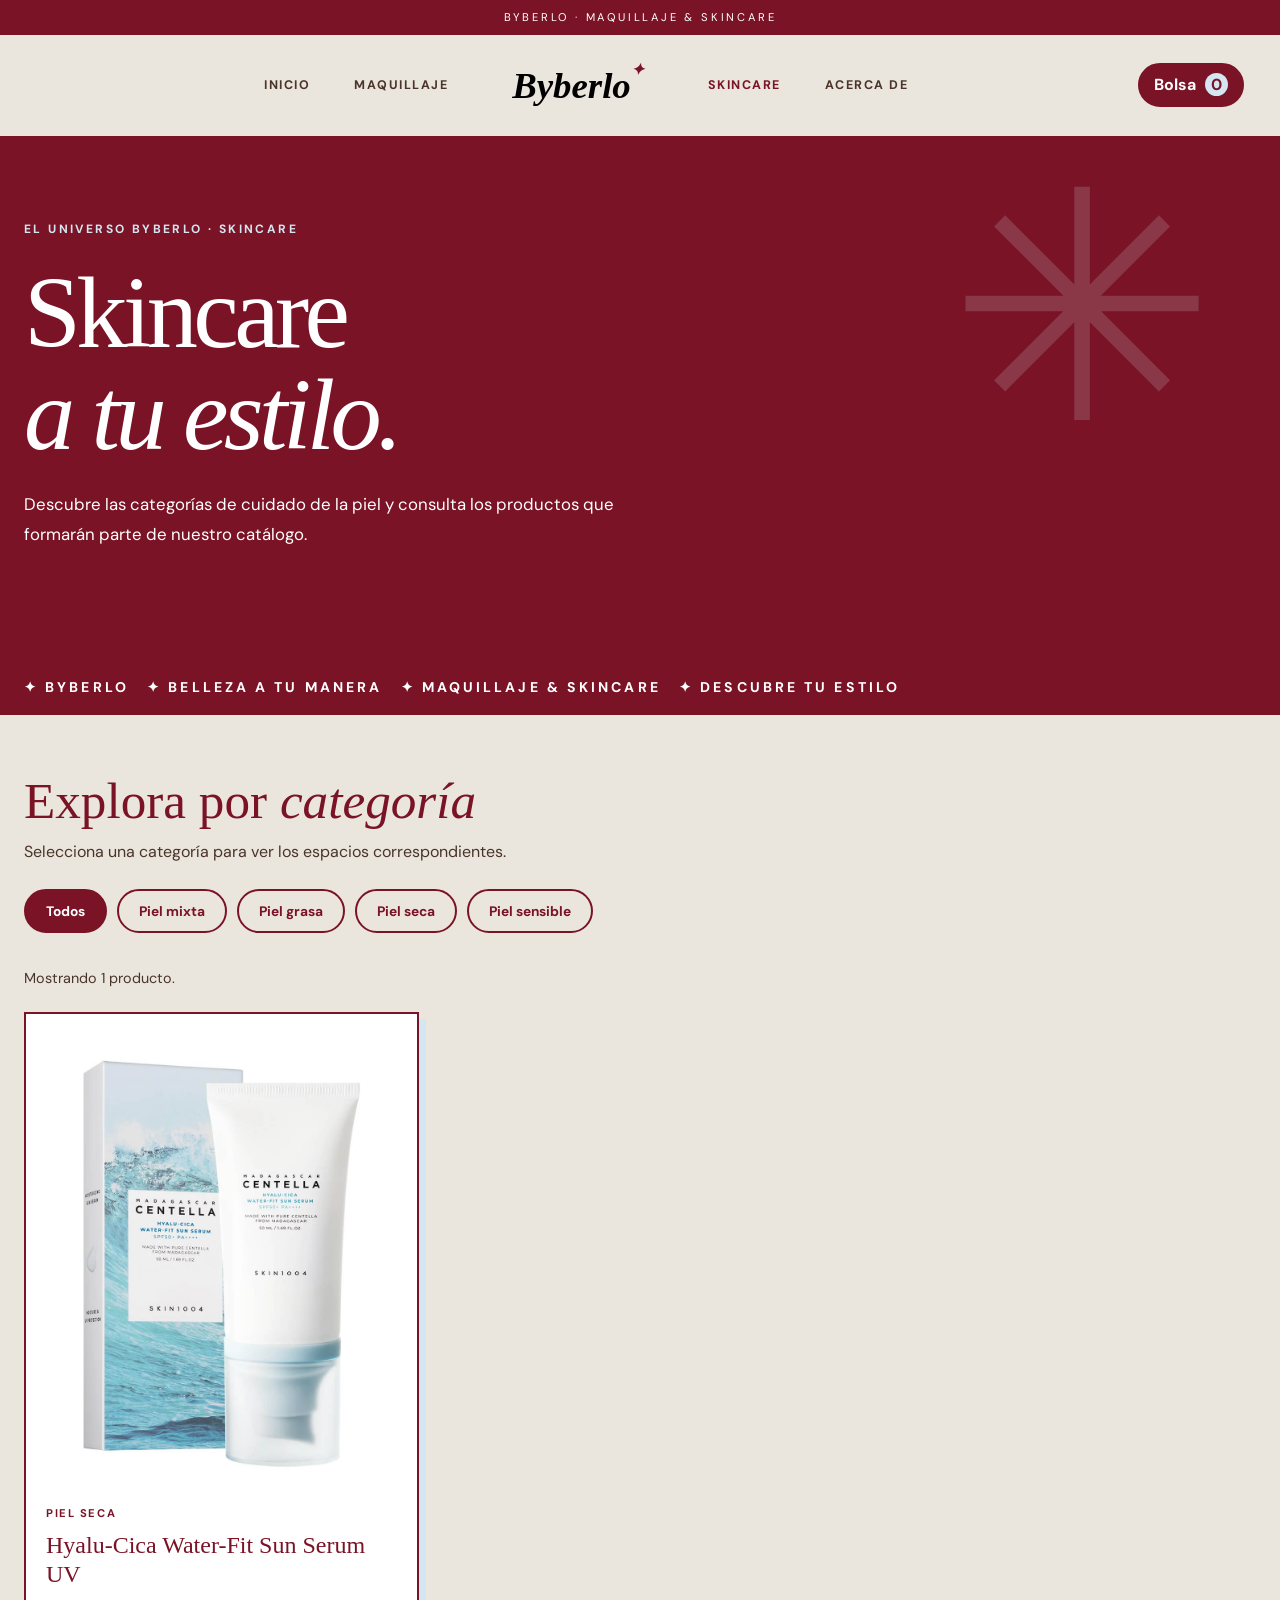
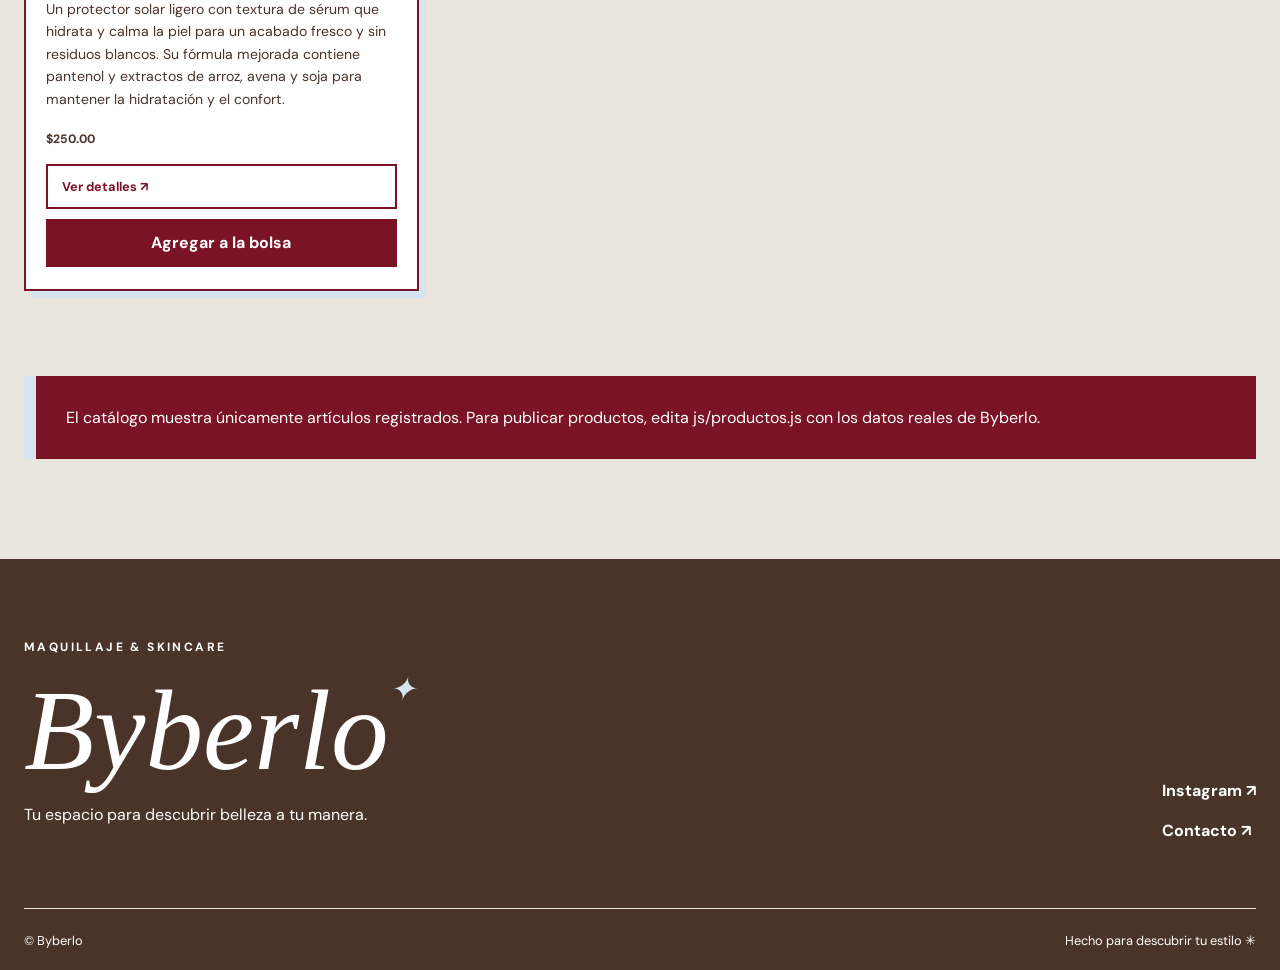
<file: skincare.html>
<!DOCTYPE html>

<html lang="es"><head><meta charset="utf-8"/><meta content="width=device-width, initial-scale=1" name="viewport"/><meta content="Explora el catálogo de skincare de Byberlo." name="description"/><title>Byberlo | Skincare</title><link href="https://cdn.jsdelivr.net/npm/bootstrap@5.3.3/dist/css/bootstrap.min.css" rel="stylesheet"/><link href="https://fonts.googleapis.com/css2?family=DM+Sans:wght@400;500;600;700&amp;display=swap" rel="stylesheet"/><link href="css/styles.css" rel="stylesheet"/></head><body><header class="site-header"><div class="announcement text-center">BYBERLO · MAQUILLAJE &amp; SKINCARE</div><nav aria-label="Navegación principal" class="navbar navbar-expand-lg"><div class="container-fluid page-shell"><a class="navbar-brand brand-mobile d-lg-none" href="index.html">Byberlo</a><button aria-controls="menuPrincipal" aria-expanded="false" aria-label="Abrir menú" class="navbar-toggler" data-bs-target="#menuPrincipal" data-bs-toggle="collapse" type="button"><span class="navbar-toggler-icon"></span></button><div class="collapse navbar-collapse" id="menuPrincipal"><ul class="navbar-nav nav-side nav-left"><li class="nav-item"><a class="nav-link" href="index.html">Inicio</a></li><li class="nav-item"><a class="nav-link" href="maquillaje.html">Maquillaje</a></li></ul><a aria-label="Byberlo, inicio" class="navbar-brand brand-desktop d-none d-lg-block" href="index.html">Byberlo<span class="brand-star">✦</span></a><ul class="navbar-nav nav-side nav-right"><li class="nav-item"><a aria-current="page" class="nav-link active" href="skincare.html">Skincare</a></li><li class="nav-item"><a class="nav-link" href="acerca-de.html">Acerca de</a></li></ul><button aria-controls="carritoPanel" aria-label="Abrir carrito de compras" class="cart-launch" data-bs-target="#carritoPanel" data-bs-toggle="offcanvas" type="button">Bolsa <span data-cart-count="">0</span></button></div></div></nav></header><main><section aria-labelledby="catalog-title" class="catalog-hero"><div class="page-shell"><span class="eyebrow">EL UNIVERSO BYBERLO · SKINCARE</span><h1 id="catalog-title">Skincare<br/><em>a tu estilo.</em></h1><p>Descubre las categorías de cuidado de la piel y consulta los productos que formarán parte de nuestro catálogo.</p></div></section><div aria-hidden="true" class="ticker"><div class="page-shell">✦ BYBERLO   ✦ BELLEZA A TU MANERA   ✦ MAQUILLAJE &amp; SKINCARE   ✦ DESCUBRE TU ESTILO</div></div><section aria-labelledby="catalog-subtitle" class="page-shell catalog-intro" data-catalogo=""><h2 id="catalog-subtitle">Explora por <em>categoría</em></h2><p>Selecciona una categoría para ver los espacios correspondientes.</p><div aria-label="Filtrar por categoría" class="catalog-controls" role="group"><button aria-pressed="true" class="catalog-filter is-active" data-filtro="todos" type="button">Todos</button><button aria-pressed="false" class="catalog-filter" data-filtro="mixta" type="button">Piel mixta</button><button aria-pressed="false" class="catalog-filter" data-filtro="grasa" type="button">Piel grasa</button><button aria-pressed="false" class="catalog-filter" data-filtro="seca" type="button">Piel seca</button><button aria-pressed="false" class="catalog-filter" data-filtro="sensible" type="button">Piel sensible</button></div><p aria-live="polite" class="catalog-status" data-estado="" role="status">Cargando catálogo…</p><div class="row row-cols-1 row-cols-sm-2 row-cols-lg-3 g-4 catalog-grid" data-product-grid="skincare"></div><div class="catalog-note"><p>El catálogo muestra únicamente artículos registrados. Para publicar productos, edita js/productos.js con los datos reales de Byberlo.</p></div></section></main><footer class="site-footer"><div class="page-shell"><div class="footer-top"><div><span class="eyebrow">MAQUILLAJE &amp; SKINCARE</span><h2>Byberlo<span aria-hidden="true">✦</span></h2><p>Tu espacio para descubrir belleza a tu manera.</p></div><div class="footer-links"><a href="https://www.instagram.com/byberlo/" rel="noopener noreferrer" target="_blank">Instagram ↗</a><a href="mailto:byberlo@gmail.com">Contacto ↗</a></div></div><div class="footer-bottom"><span>© Byberlo</span><span>Hecho para descubrir tu estilo ✳</span></div></div></footer><script src="https://cdn.jsdelivr.net/npm/bootstrap@5.3.3/dist/js/bootstrap.bundle.min.js"></script><script defer="" src="js/productos.js"></script><script defer="" src="js/script.js"></script><aside aria-labelledby="carritoTitulo" class="offcanvas offcanvas-end cart-panel" id="carritoPanel" tabindex="-1"><div class="offcanvas-header"><h2 class="offcanvas-title" id="carritoTitulo">Tu bolsa ✦</h2><button aria-label="Cerrar carrito" class="btn-close" data-bs-dismiss="offcanvas" type="button"></button></div><div class="offcanvas-body"><div aria-live="polite" id="cart-items"></div><div class="cart-summary"><p>Subtotal: <strong id="cart-subtotal">$0.00 MXN</strong></p><p class="small">Envío y disponibilidad se confirman por WhatsApp. No es un pago automático.</p><button class="btn-brand w-100" disabled="" id="cart-checkout" type="button">Solicitar pedido por WhatsApp</button><button class="cart-clear" disabled="" id="cart-clear" type="button">Vaciar bolsa</button></div></div></aside></body></html>
</file>
<file: css/styles.css>
/* BYBERLO — ETAPA 1: identidad visual y página de inicio */
:root{--vino:#7B1326;--beige:#EAE6DD;--cafe:#4A342A;--azul:#D4E6F1;--blanco:#FFFFFF}
*{box-sizing:border-box}html{scroll-behavior:smooth}body{margin:0;background:var(--beige);color:var(--cafe);font-family:'DM Sans',Arial,sans-serif}h1,h2,h3,p{margin-top:0}a{color:inherit}.page-shell{width:min(100% - 48px,1320px);margin-inline:auto}.section-pad{padding:100px 0}.eyebrow{font-size:.75rem;font-weight:700;letter-spacing:.2em;text-transform:uppercase}h1,h2,h3,.brand-desktop,.brand-mobile,.site-footer h2{font-family:Georgia,'Times New Roman',serif}h1 em,h2 em,h3 em{font-weight:400}.announcement{background:var(--vino);color:var(--blanco);padding:9px;font-size:.7rem;letter-spacing:.25em}.site-header{background:var(--beige)}.navbar{padding:18px 0}.navbar-collapse{position:relative;align-items:center;justify-content:center}.nav-side{flex:1;gap:28px}.nav-left{justify-content:flex-end}.nav-right{justify-content:flex-start}.nav-link{font-size:.78rem;letter-spacing:.12em;text-transform:uppercase;font-weight:700;color:var(--cafe)}.nav-link:hover,.nav-link.active{color:var(--vino)!important}.brand-desktop{font-size:2.3rem;font-style:italic;font-weight:700;margin:0 56px}.brand-mobile{font-family:Georgia,serif;font-style:italic;font-size:1.8rem;color:var(--vino)}.brand-star{color:var(--vino);font-size:1rem;vertical-align:top}.cart-placeholder{font-size:1.6rem;color:var(--vino);margin-left:24px;cursor:default}.hero{display:grid;grid-template-columns:1fr 1fr;min-height:600px;align-items:stretch;padding-block:22px 48px;gap:20px}.hero-copy{padding:85px 7% 65px 4%;display:flex;flex-direction:column;align-items:flex-start;justify-content:center}.hero h1{font-size:clamp(4rem,7vw,7.8rem);line-height:.98;letter-spacing:-.055em;color:var(--vino);margin:26px 0}.hero-copy p{font-size:1.05rem;max-width:410px;line-height:1.8;margin-bottom:28px}.btn-brand{background:var(--vino);border:2px solid var(--vino);color:var(--blanco);border-radius:100px;padding:13px 27px;font-size:.85rem;font-weight:700}.btn-brand:hover{background:var(--cafe);border-color:var(--cafe);color:var(--blanco)}.hero-art{position:relative;background:var(--azul);border-radius:48% 48% 5px 5px;display:flex;align-items:center;justify-content:center;min-height:540px;overflow:hidden}.hero-frame{width:68%;height:72%;border:14px solid var(--blanco);outline:2px solid var(--vino);transform:rotate(-5deg);display:grid;place-items:center;background:var(--beige);box-shadow:20px 22px 0 rgba(74,52,42,.12)}.hero-frame span,.promo-visual span,.image-slot,.video-slot p{font-size:.75rem;font-weight:700;letter-spacing:.16em;text-align:center;line-height:1.8}.art-star{position:absolute;color:var(--vino);font-size:6rem}.star-one{top:12px;right:35px}.star-two{bottom:45px;left:20px;font-size:4rem}.art-caption{position:absolute;bottom:14px;right:20px;font-size:.65rem;letter-spacing:.15em}.ticker{background:var(--vino);color:var(--blanco);padding:17px 0;overflow:hidden;font-size:.88rem;font-weight:700;letter-spacing:.22em;white-space:nowrap}.section-heading{text-align:center;margin-bottom:46px}.section-heading h2{font-size:clamp(2.8rem,5vw,5rem);color:var(--vino);line-height:1.08;margin:14px 0}.section-heading p{max-width:600px;margin:0 auto;line-height:1.8}.promotions{background:var(--blanco)}.promo-slide{display:grid;grid-template-columns:1fr 1fr;background:var(--beige);min-height:420px;border:2px solid var(--cafe)}.promo-text{padding:65px 13%;display:flex;flex-direction:column;justify-content:center}.promo-text h3{font-size:clamp(2.5rem,4.5vw,4.7rem);line-height:1.08;margin:24px 0;color:var(--vino)}.promo-text p{max-width:370px;line-height:1.8}.promo-visual{background:var(--azul);display:grid;place-items:center;border-left:2px solid var(--cafe);margin:22px}.carousel-control-prev,.carousel-control-next{width:50px;height:50px;top:50%;transform:translateY(-50%);background:var(--vino);opacity:1;border-radius:50%;font-size:2.5rem;line-height:1}.carousel-control-prev{left:10px}.carousel-control-next{right:10px}.new-section{background:var(--vino);color:var(--blanco)}.section-heading-light h2,.section-heading-light p{color:var(--blanco)}.section-heading-light h2 span{color:var(--azul)}.editorial-tile{background:var(--beige);padding:10px;color:var(--cafe);transform:rotate(-1deg);box-shadow:5px 8px 0 rgba(0,0,0,.16)}.editorial-tile .image-slot{aspect-ratio:3/4;background:var(--azul);display:grid;place-items:center;border:1px solid var(--cafe)}.editorial-tile>span{display:block;padding:12px 4px 3px;text-align:center;font-size:.7rem;text-transform:uppercase;letter-spacing:.13em}.editorial-tile:hover{transform:rotate(0deg) translateY(-5px)}.section-note{text-align:center;font-family:Georgia,serif;font-style:italic;font-size:clamp(1.5rem,3vw,2.5rem);margin:65px 0 0}.videos-section{background:var(--beige)}.video-slot{aspect-ratio:4/5;background:var(--azul);border:12px solid var(--blanco);outline:2px solid var(--vino);display:flex;flex-direction:column;justify-content:center;align-items:center;gap:18px}.video-slot>span{font-size:2rem;border:2px solid var(--vino);border-radius:50%;width:75px;height:75px;display:grid;place-items:center;color:var(--vino);padding-left:5px}.video-slot p{margin:0}.site-footer{background:var(--cafe);color:var(--blanco);padding:75px 0 20px}.footer-top{display:flex;justify-content:space-between;gap:35px;align-items:end;padding-bottom:65px}.site-footer h2{font-size:clamp(4rem,9vw,9rem);font-style:italic;line-height:1;margin:15px 0}.site-footer h2 span{font-size:2rem;color:var(--azul);vertical-align:top}.footer-links{display:flex;flex-direction:column;gap:16px}.footer-links a{text-decoration:none;font-weight:700}.footer-links a:hover{text-decoration:underline}.footer-bottom{border-top:1px solid var(--beige);padding-top:22px;display:flex;justify-content:space-between;font-size:.8rem}
@media(max-width:991.98px){.nav-side{gap:4px}.nav-left,.nav-right{justify-content:flex-start}.navbar-collapse{padding:18px 0}.cart-placeholder{display:none}.hero{min-height:0}.hero-copy{padding:40px 2%}.hero-art{min-height:400px}.section-pad{padding:75px 0}}
@media(max-width:767.98px){.page-shell{width:min(100% - 32px,1320px)}.hero{grid-template-columns:1fr;gap:8px;padding-bottom:30px}.hero-copy{padding:38px 4px}.hero h1{font-size:clamp(3.8rem,14vw,6rem)}.hero-art{min-height:400px}.promo-slide{grid-template-columns:1fr}.promo-text{padding:65px 50px 25px}.promo-visual{min-height:250px;border-left:0;border-top:2px solid var(--cafe)}.section-pad{padding:60px 0}.footer-top,.footer-bottom{flex-direction:column;align-items:flex-start}.footer-top{padding-bottom:40px}.site-footer h2{font-size:5rem}}
@media(prefers-reduced-motion:reduce){html{scroll-behavior:auto}.editorial-tile{transition:none}}


/* ETAPA 2 — Catálogos y filtros. Mantiene la paleta original. */
.catalog-hero{background:var(--vino);color:var(--blanco);padding:80px 0 95px;position:relative;overflow:hidden}
.catalog-hero::after{content:'✳';position:absolute;right:5%;top:-65px;font-size:20rem;color:var(--azul);opacity:.17;pointer-events:none}
.catalog-hero .eyebrow{color:var(--azul)}.catalog-hero h1{font-size:clamp(3.6rem,8vw,7.5rem);line-height:1;letter-spacing:-.045em;margin:22px 0;color:var(--blanco)}
.catalog-hero p{max-width:650px;line-height:1.8;font-size:1.05rem}.catalog-intro{padding:55px 0 25px}.catalog-intro h2{font-size:clamp(2rem,4vw,3.5rem);color:var(--vino)}
.catalog-controls{display:flex;gap:10px;flex-wrap:wrap;margin:25px 0 35px}.catalog-filter{border:2px solid var(--vino);border-radius:40px;background:transparent;color:var(--vino);padding:10px 20px;font-weight:700;font-size:.86rem;transition:background .15s,color .15s}.catalog-filter:hover,.catalog-filter.is-active{background:var(--vino);color:var(--blanco)}.catalog-filter:focus-visible{outline:3px solid var(--cafe);outline-offset:3px}
.catalog-status{font-size:.9rem;color:var(--cafe);margin-bottom:22px}.catalog-grid{padding-bottom:85px}.catalog-card{height:100%;border:2px solid var(--vino);background:var(--blanco);padding:10px;display:flex;flex-direction:column;box-shadow:7px 7px 0 var(--azul)}
.catalog-card__image{background:var(--azul);aspect-ratio:4/5;display:flex;align-items:center;justify-content:center;text-align:center;padding:20px;font-size:.8rem;letter-spacing:.12em;font-weight:700;color:var(--cafe)}.catalog-card__body{padding:18px 10px 12px;flex:1;display:flex;flex-direction:column}.catalog-card__category{font-size:.7rem;text-transform:uppercase;letter-spacing:.14em;color:var(--vino);font-weight:700}.catalog-card h3{font-size:1.5rem;color:var(--vino);margin:9px 0}.catalog-card p{line-height:1.6;font-size:.88rem;margin-bottom:0}.catalog-card__pending{margin-top:auto;padding-top:20px;font-size:.76rem;font-weight:700;color:var(--cafe)}.catalog-card[hidden]{display:none!important}
.catalog-note{background:var(--vino);color:var(--blanco);padding:28px 30px;margin-bottom:75px;border-left:12px solid var(--azul)}.catalog-note p{margin:0;line-height:1.7}.catalog-note strong{color:var(--azul)}
@media(max-width:767.98px){.catalog-hero{padding:55px 0 65px}.catalog-controls{gap:8px}.catalog-filter{padding:9px 14px}.catalog-grid{padding-bottom:55px}}

/* ETAPA 3 — Ficha editorial de producto */
.catalog-card__link{display:inline-flex;align-items:center;justify-content:space-between;gap:12px;margin-top:15px;padding:11px 14px;border:2px solid var(--vino);color:var(--vino);font-size:.8rem;font-weight:700;text-decoration:none}.catalog-card__link:hover,.catalog-card__link:focus-visible{background:var(--vino);color:var(--blanco)}
.product-heading{background:var(--vino);color:var(--blanco);padding:58px 0 70px}.product-heading .eyebrow{display:block;color:var(--azul);margin-top:26px}.product-heading h1{font-size:clamp(3rem,6vw,6.5rem);line-height:1.05;margin:14px 0 20px}.product-heading p{max-width:580px;line-height:1.7}.product-back{display:inline-block;color:var(--blanco);text-decoration:none;border-bottom:1px solid var(--azul);padding-bottom:5px;font-size:.9rem}.product-back:hover{color:var(--azul)}
.product-layout{display:grid;grid-template-columns:minmax(0,1.08fr) minmax(0,.92fr);gap:clamp(30px,5vw,90px);padding-block:85px 105px;align-items:start}.product-gallery__main{position:relative;min-height:480px;aspect-ratio:4/4.6;border:14px solid var(--blanco);outline:2px solid var(--vino);background:var(--azul);display:grid;place-items:center;text-align:center;padding:30px;box-shadow:14px 14px 0 var(--vino)}.product-gallery__main[data-slide="1"]{background:var(--beige)}.product-gallery__main[data-slide="2"]{background:var(--blanco)}.gallery-sticker{position:absolute;right:18px;top:0;font-size:5rem;color:var(--vino)}.gallery-label{font-size:.85rem;letter-spacing:.15em;font-weight:700;max-width:230px}.gallery-count{position:absolute;bottom:20px;right:22px;font-size:.8rem;font-weight:700}.product-gallery__actions{display:flex;align-items:center;justify-content:space-between;gap:12px;margin-top:30px}.gallery-button,.gallery-thumb{background:var(--blanco);border:2px solid var(--vino);color:var(--vino);font-weight:700;min-width:46px;min-height:46px}.gallery-button:hover,.gallery-thumb:hover,.gallery-thumb.is-active{background:var(--vino);color:var(--blanco)}.gallery-thumbs{display:flex;gap:10px}.gallery-thumb{min-width:58px}.product-details{background:var(--blanco);border-top:10px solid var(--vino);padding:clamp(24px,4vw,48px);box-shadow:9px 9px 0 var(--azul)}.product-details .eyebrow{color:var(--vino)}.product-details h2{font-size:clamp(2.5rem,4.5vw,4.6rem);color:var(--vino);line-height:1.08;margin:16px 0 12px}.product-price{font-size:1rem;font-weight:700;letter-spacing:.08em;color:var(--vino);margin:20px 0}.product-description,.product-details>p{line-height:1.8}.product-divider{height:2px;background:var(--beige);margin:30px 0}.product-details h3{font-size:1.5rem;color:var(--vino);margin:26px 0 12px}.product-facts{border-top:1px solid var(--beige);margin:22px 0}.product-facts div{display:flex;justify-content:space-between;gap:12px;border-bottom:1px solid var(--beige);padding:12px 0}.product-facts dt{font-weight:700}.product-facts dd{margin:0;text-align:right}.product-notice{background:var(--beige);border-left:6px solid var(--vino);padding:17px 20px;line-height:1.65;margin:25px 0}.product-add{width:100%;opacity:.58;cursor:not-allowed}.product-help{font-size:.78rem;margin:12px 0 0;color:var(--cafe)}.product-end{background:var(--vino);color:var(--blanco);text-align:center;padding:80px 0}.product-end h2{font-size:clamp(3rem,6vw,6rem);margin:16px 0}.product-end__links{display:flex;flex-wrap:wrap;justify-content:center;gap:14px;margin-top:26px}.product-end__links a{color:var(--vino);background:var(--blanco);padding:13px 20px;text-decoration:none;font-weight:700}.product-end__links a:hover{background:var(--azul)}
@media(max-width:850px){.product-layout{grid-template-columns:1fr;padding-block:55px 75px}.product-gallery__main{min-height:350px;aspect-ratio:4/3.8}}@media(max-width:500px){.product-gallery__main{min-height:300px;border-width:9px;box-shadow:7px 7px 0 var(--vino)}.gallery-thumb{min-width:42px}.product-heading{padding:40px 0 50px}}

/* ETAPA FINAL — Acerca de, catálogo real y bolsa */
.cart-launch{margin-left:18px;background:var(--vino);color:var(--blanco);border:2px solid var(--vino);border-radius:50px;padding:8px 14px;font-weight:700;white-space:nowrap}.cart-launch:hover{background:var(--cafe)}.cart-launch span{display:inline-grid;place-items:center;background:var(--azul);color:var(--vino);min-width:23px;height:23px;border-radius:50%;margin-left:5px}.cart-panel{background:var(--beige);color:var(--cafe)}.cart-panel .offcanvas-header{background:var(--vino);color:var(--blanco);padding:26px}.cart-panel .btn-close{filter:invert(1)}.cart-panel h2{font-family:Georgia,serif;font-size:2rem}.cart-item{border-bottom:1px solid var(--vino);padding:18px 0}.cart-item h3{font-size:1.3rem;color:var(--vino)}.cart-item__actions{display:flex;gap:10px;align-items:center}.cart-quantity,.cart-remove{border:1px solid var(--vino);background:var(--blanco);color:var(--vino);padding:5px 12px}.cart-remove{margin-left:auto}.cart-summary{border-top:3px solid var(--vino);padding-top:18px;margin-top:25px}.cart-summary .btn-brand{border:0;padding:13px;background:var(--vino);color:var(--blanco);font-weight:700}.cart-summary .btn-brand:disabled{opacity:.5}.cart-clear{border:0;background:transparent;color:var(--vino);text-decoration:underline;margin-top:12px}.cart-empty{padding:24px 0;line-height:1.7}.catalog-card__image-link{display:block}.catalog-product-photo,.placeholder-photo{width:100%;aspect-ratio:4/5;object-fit:cover;display:grid;place-items:center;background:var(--azul);color:var(--vino);font-size:.75rem;letter-spacing:.1em}.catalog-card__buy{margin-top:10px;border:0;background:var(--vino);color:var(--blanco);padding:12px;font-weight:700}.catalog-card__buy:hover{background:var(--cafe)}.catalog-unavailable{font-weight:700;color:var(--vino);margin-top:12px}.product-gallery__main #product-photo{position:absolute;inset:0;width:100%;height:100%;object-fit:contain;background:var(--blanco)}.product-gallery__main #product-photo:not([hidden])~*{z-index:1}.product-gallery__main:has(#product-photo:not([hidden])) .gallery-sticker{display:none}.product-add:not(:disabled){opacity:1;cursor:pointer}.about-hero{background:var(--vino);color:var(--blanco);padding:70px 0}.about-hero__grid{display:grid;grid-template-columns:1fr 1fr;align-items:center;gap:8%}.about-hero h1{font-size:clamp(3.6rem,8vw,8rem);line-height:1;margin:25px 0}.about-hero p{font-size:1.15rem;line-height:1.8;max-width:540px}.about-art{min-height:390px;background:var(--azul);color:var(--vino);border:12px solid var(--blanco);box-shadow:15px 15px 0 var(--cafe);display:grid;place-items:center;text-align:center;position:relative;font-family:Georgia,serif;font-size:clamp(1.8rem,3vw,3.3rem)}.about-art b{position:absolute;right:15px;top:0;font-size:5rem}.about-content{padding-block:85px}.about-accordion{max-width:950px;margin:35px auto 0}.about-accordion .accordion-item{border:1px solid var(--vino);margin:12px 0;background:var(--blanco)}.about-accordion .accordion-button{font-weight:700;color:var(--vino);background:var(--beige);font-size:1.05rem}.about-accordion .accordion-button:not(.collapsed){box-shadow:none;background:var(--azul)}.about-accordion .accordion-button:focus{box-shadow:0 0 0 2px var(--vino)}.about-accordion .accordion-body{line-height:1.8}.about-terms{background:var(--vino);color:var(--blanco);padding:80px 0}.about-terms h2{font-size:clamp(3rem,6vw,6rem);margin:20px 0}.about-terms p{max-width:850px;line-height:1.8}.about-contact{display:inline-block;margin-top:15px;background:var(--blanco);color:var(--vino);padding:13px 20px;text-decoration:none;font-weight:700}.about-contact:hover{background:var(--azul);color:var(--vino)}[hidden]{display:none!important}@media(max-width:991.98px){.cart-launch{margin:15px 0 0}.about-hero__grid{grid-template-columns:1fr}.about-art{min-height:290px}}@media(max-width:767.98px){.about-content{padding-block:55px}.about-terms{padding:60px 0}}
</file>
